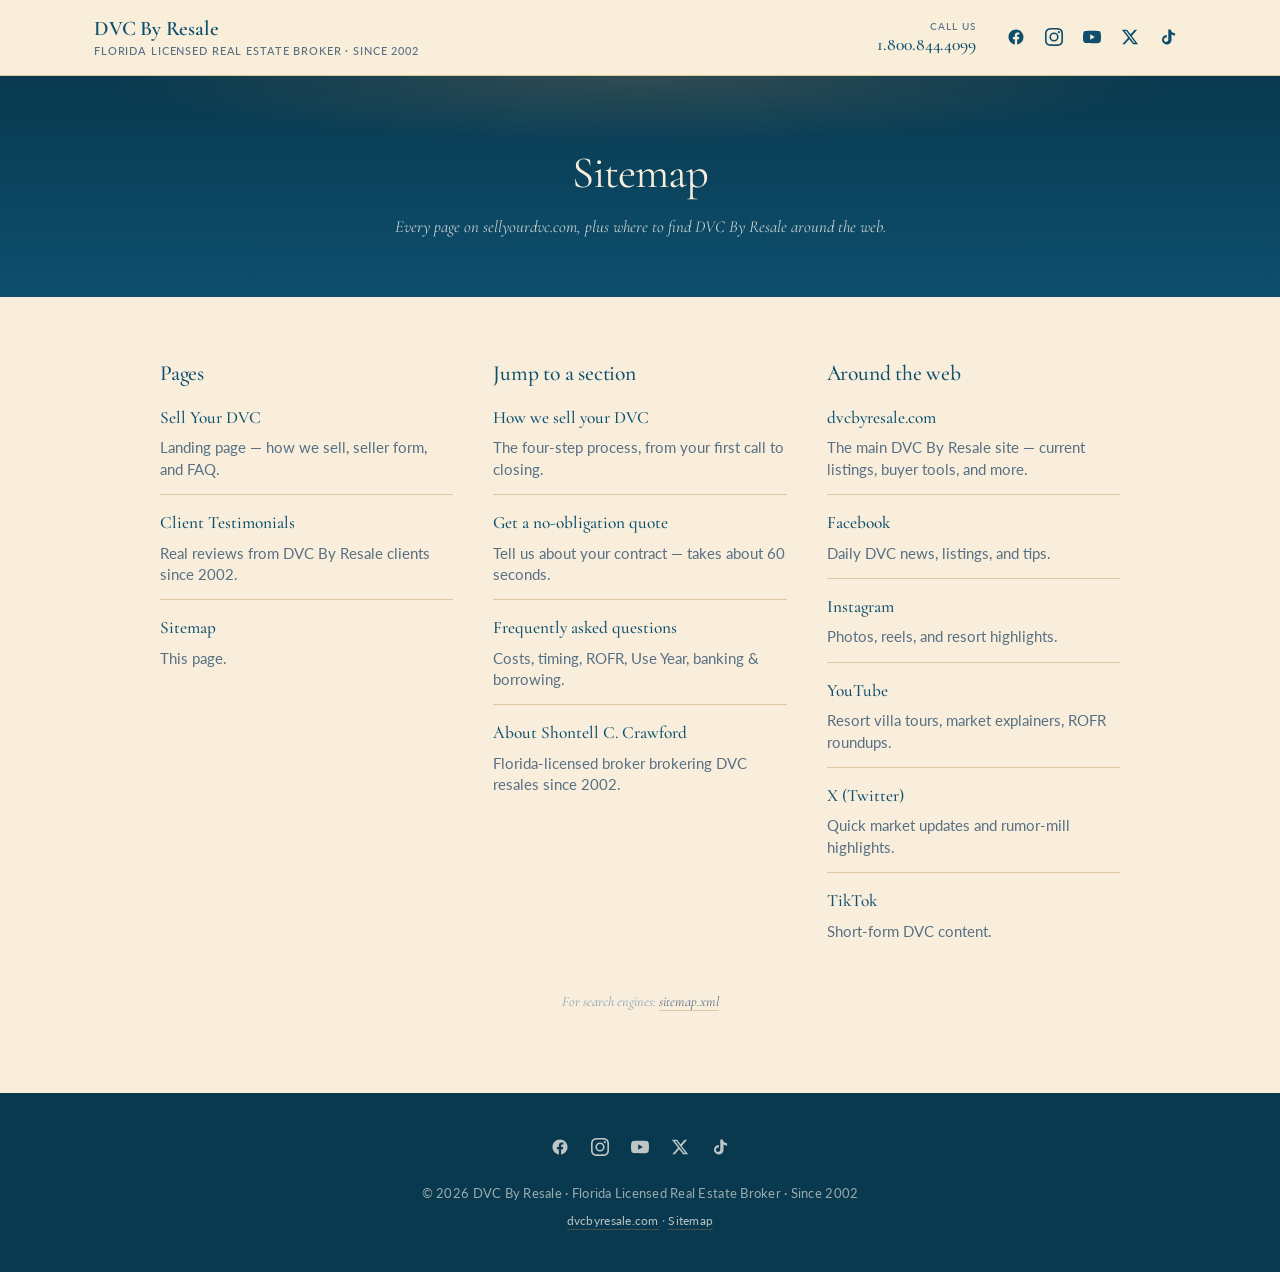
<file: sitemap.html>
<!DOCTYPE html>
<html lang="en">
<head>
  <meta charset="UTF-8">
  <meta name="viewport" content="width=device-width, initial-scale=1.0">
  <title>Sitemap | DVC By Resale</title>
  <meta name="description" content="Site index for sellyourdvc.com — every page and section, plus where to find DVC By Resale around the web.">
  <meta name="robots" content="index, follow">

  <link rel="canonical" href="https://sellyourdvc.com/sitemap.html">

  <link rel="icon" href="/favicon.ico" sizes="any">
  <link rel="shortcut icon" href="/favicon.ico">

  <link rel="preconnect" href="https://fonts.googleapis.com">
  <link rel="preconnect" href="https://fonts.gstatic.com" crossorigin>
  <link href="https://fonts.googleapis.com/css2?family=Fraunces:ital,opsz,wght@0,9..144,400;0,9..144,500;0,9..144,600;0,9..144,700;1,9..144,400;1,9..144,500&family=Manrope:wght@400;500;600;700&family=Arimo:ital,wght@0,400;0,500;0,700;1,400;1,700&family=Cormorant+Garamond:ital,wght@0,400;0,500;0,600;0,700;1,400;1,500&family=Lato:wght@400;700&family=Inter:wght@400;500;600;700&family=DM+Serif+Display:ital@0;1&family=DM+Sans:wght@400;500;700&display=swap" rel="stylesheet">

  <link rel="stylesheet" href="style.css">

  <!-- Google tag (gtag.js) -->
  <script async src="https://www.googletagmanager.com/gtag/js?id=G-D690ZYYNJ2"></script>
  <script>
    window.dataLayer = window.dataLayer || [];
    function gtag(){dataLayer.push(arguments);}
    gtag('js', new Date());
    gtag('config', 'G-D690ZYYNJ2');
  </script>

  <!-- Meta Pixel Code -->
  <script>
    !function(f,b,e,v,n,t,s)
    {if(f.fbq)return;n=f.fbq=function(){n.callMethod?
    n.callMethod.apply(n,arguments):n.queue.push(arguments)};
    if(!f._fbq)f._fbq=n;n.push=n;n.loaded=!0;n.version='2.0';
    n.queue=[];t=b.createElement(e);t.async=!0;
    t.src=v;s=b.getElementsByTagName(e)[0];
    s.parentNode.insertBefore(t,s)}(window, document,'script',
    'https://connect.facebook.net/en_US/fbevents.js');
    fbq('init', '1318381687064371');
    fbq('track', 'PageView');
  </script>
  <noscript><img height="1" width="1" style="display:none"
    src="https://www.facebook.com/tr?id=1318381687064371&ev=PageView&noscript=1"
  /></noscript>
  <!-- End Meta Pixel Code -->
</head>
<body class="theme-c">

  <header class="site-header">
    <div class="container header-inner">
      <a href="index.html" class="brand">
        <span class="brand-name">DVC By Resale</span>
        <span class="brand-tag">Florida Licensed Real Estate Broker &middot; Since 2002</span>
      </a>
      <div class="header-right">
        <a href="tel:18008444099" class="header-phone" data-event="phone_click" data-location="sitemap_header">
          <span class="phone-label">Call us</span>
          <span class="phone-number">1.800.844.4099</span>
        </a>
        <ul class="social-links" aria-label="DVC By Resale on social media">
          <li><a href="https://facebook.com/dvcbyresale" target="_blank" rel="noopener" aria-label="Facebook">
            <svg viewBox="0 0 24 24" aria-hidden="true" focusable="false"><path d="M22 12.06C22 6.5 17.52 2 12 2S2 6.5 2 12.06c0 5.02 3.66 9.18 8.44 9.94v-7.03H7.9v-2.91h2.54V9.85c0-2.51 1.49-3.89 3.77-3.89 1.09 0 2.24.19 2.24.19v2.47h-1.26c-1.24 0-1.63.77-1.63 1.56v1.88h2.78l-.45 2.91h-2.33V22c4.78-.76 8.44-4.92 8.44-9.94z"/></svg>
          </a></li>
          <li><a href="https://instagram.com/dvcbyresale" target="_blank" rel="noopener" aria-label="Instagram">
            <svg viewBox="0 0 24 24" aria-hidden="true" focusable="false"><path d="M12 2.16c3.2 0 3.58.01 4.85.07 1.17.05 1.81.25 2.23.41.56.22.96.48 1.38.9.42.42.68.82.9 1.38.16.42.36 1.06.41 2.23.06 1.27.07 1.65.07 4.85s-.01 3.58-.07 4.85c-.05 1.17-.25 1.81-.41 2.23-.22.56-.48.96-.9 1.38-.42.42-.82.68-1.38.9-.42.16-1.06.36-2.23.41-1.27.06-1.65.07-4.85.07s-3.58-.01-4.85-.07c-1.17-.05-1.81-.25-2.23-.41-.56-.22-.96-.48-1.38-.9-.42-.42-.68-.82-.9-1.38-.16-.42-.36-1.06-.41-2.23C2.17 15.58 2.16 15.2 2.16 12s.01-3.58.07-4.85c.05-1.17.25-1.81.41-2.23.22-.56.48-.96.9-1.38.42-.42.82-.68 1.38-.9.42-.16 1.06-.36 2.23-.41C8.42 2.17 8.8 2.16 12 2.16zM12 0C8.74 0 8.33.01 7.05.07 5.78.13 4.9.33 4.14.63c-.79.31-1.46.72-2.13 1.39C1.34 2.69.93 3.36.62 4.14.32 4.9.12 5.78.06 7.05.01 8.33 0 8.74 0 12s.01 3.67.07 4.95c.06 1.27.26 2.15.56 2.91.31.79.72 1.46 1.39 2.13.67.67 1.34 1.08 2.13 1.39.76.3 1.64.5 2.91.56C8.33 23.99 8.74 24 12 24s3.67-.01 4.95-.07c1.27-.06 2.15-.26 2.91-.56.79-.31 1.46-.72 2.13-1.39.67-.67 1.08-1.34 1.39-2.13.3-.76.5-1.64.56-2.91.06-1.28.07-1.69.07-4.95s-.01-3.67-.07-4.95c-.06-1.27-.26-2.15-.56-2.91-.31-.79-.72-1.46-1.39-2.13-.67-.67-1.34-1.08-2.13-1.39-.76-.3-1.64-.5-2.91-.56C15.67.01 15.26 0 12 0z"/><path d="M12 5.84a6.16 6.16 0 1 0 0 12.32 6.16 6.16 0 0 0 0-12.32zm0 10.16a4 4 0 1 1 0-8 4 4 0 0 1 0 8z"/><circle cx="18.41" cy="5.59" r="1.44"/></svg>
          </a></li>
          <li><a href="https://youtube.com/@dvcbyresale" target="_blank" rel="noopener" aria-label="YouTube">
            <svg viewBox="0 0 24 24" aria-hidden="true" focusable="false"><path d="M23.5 6.2c-.3-1.1-1.1-1.9-2.2-2.2C19.3 3.5 12 3.5 12 3.5s-7.3 0-9.3.5C1.6 4.3.8 5.1.5 6.2 0 8.2 0 12 0 12s0 3.8.5 5.8c.3 1.1 1.1 1.9 2.2 2.2 2 .5 9.3.5 9.3.5s7.3 0 9.3-.5c1.1-.3 1.9-1.1 2.2-2.2.5-2 .5-5.8.5-5.8s0-3.8-.5-5.8zM9.6 15.6V8.4l6.2 3.6-6.2 3.6z"/></svg>
          </a></li>
          <li><a href="https://x.com/dvcbyresale" target="_blank" rel="noopener" aria-label="X (formerly Twitter)">
            <svg viewBox="0 0 24 24" aria-hidden="true" focusable="false"><path d="M18.244 2.25h3.308l-7.227 8.26 8.502 11.24H16.17l-5.214-6.817L4.99 21.75H1.68l7.73-8.835L1.254 2.25H8.08l4.713 6.231zm-1.161 17.52h1.833L7.084 4.126H5.117z"/></svg>
          </a></li>
          <li><a href="https://www.tiktok.com/@dvcbyresale" target="_blank" rel="noopener" aria-label="TikTok">
            <svg viewBox="0 0 24 24" aria-hidden="true" focusable="false"><path d="M19.59 6.69a4.83 4.83 0 0 1-3.77-4.25V2h-3.45v13.67a2.89 2.89 0 0 1-5.2 1.74 2.89 2.89 0 0 1 2.31-4.64 2.93 2.93 0 0 1 .88.13V9.4a6.84 6.84 0 0 0-1-.05A6.33 6.33 0 0 0 5.8 20.1a6.34 6.34 0 0 0 10.86-4.43v-7a8.16 8.16 0 0 0 4.77 1.52v-3.4a4.85 4.85 0 0 1-1.84-.1z"/></svg>
          </a></li>
        </ul>
      </div>
    </div>
  </header>

  <main>

    <section class="page-hero">
      <div class="container">
        <h1>Sitemap</h1>
        <p>Every page on sellyourdvc.com, plus where to find DVC By Resale around the web.</p>
      </div>
    </section>

    <section class="sitemap-section-wrap">
      <div class="container">
        <div class="sitemap-grid">

          <div class="sitemap-section">
            <h2>Pages</h2>
            <ul class="sitemap-list">
              <li>
                <a href="index.html">Sell Your DVC</a>
                <span class="sitemap-desc">Landing page &mdash; how we sell, seller form, and FAQ.</span>
              </li>
              <li>
                <a href="testimonials.html">Client Testimonials</a>
                <span class="sitemap-desc">Real reviews from DVC By Resale clients since 2002.</span>
              </li>
              <li>
                <a href="sitemap.html">Sitemap</a>
                <span class="sitemap-desc">This page.</span>
              </li>
            </ul>
          </div>

          <div class="sitemap-section">
            <h2>Jump to a section</h2>
            <ul class="sitemap-list">
              <li>
                <a href="index.html#how-it-works">How we sell your DVC</a>
                <span class="sitemap-desc">The four-step process, from your first call to closing.</span>
              </li>
              <li>
                <a href="index.html#form">Get a no-obligation quote</a>
                <span class="sitemap-desc">Tell us about your contract &mdash; takes about 60 seconds.</span>
              </li>
              <li>
                <a href="index.html#faq">Frequently asked questions</a>
                <span class="sitemap-desc">Costs, timing, ROFR, Use Year, banking &amp; borrowing.</span>
              </li>
              <li>
                <a href="index.html#about">About Shontell C. Crawford</a>
                <span class="sitemap-desc">Florida-licensed broker brokering DVC resales since 2002.</span>
              </li>
            </ul>
          </div>

          <div class="sitemap-section">
            <h2>Around the web</h2>
            <ul class="sitemap-list">
              <li>
                <a href="https://www.dvcbyresale.com" rel="noopener">dvcbyresale.com</a>
                <span class="sitemap-desc">The main DVC By Resale site &mdash; current listings, buyer tools, and more.</span>
              </li>
              <li>
                <a href="https://facebook.com/dvcbyresale" target="_blank" rel="noopener">Facebook</a>
                <span class="sitemap-desc">Daily DVC news, listings, and tips.</span>
              </li>
              <li>
                <a href="https://instagram.com/dvcbyresale" target="_blank" rel="noopener">Instagram</a>
                <span class="sitemap-desc">Photos, reels, and resort highlights.</span>
              </li>
              <li>
                <a href="https://youtube.com/@dvcbyresale" target="_blank" rel="noopener">YouTube</a>
                <span class="sitemap-desc">Resort villa tours, market explainers, ROFR roundups.</span>
              </li>
              <li>
                <a href="https://x.com/dvcbyresale" target="_blank" rel="noopener">X (Twitter)</a>
                <span class="sitemap-desc">Quick market updates and rumor-mill highlights.</span>
              </li>
              <li>
                <a href="https://www.tiktok.com/@dvcbyresale" target="_blank" rel="noopener">TikTok</a>
                <span class="sitemap-desc">Short-form DVC content.</span>
              </li>
            </ul>
          </div>

        </div>

        <p class="sitemap-machine-note">For search engines: <a href="sitemap.xml">sitemap.xml</a></p>

      </div>
    </section>

  </main>

  <footer class="site-footer">
    <div class="container">
      <ul class="social-links" aria-label="DVC By Resale on social media">
        <li><a href="https://facebook.com/dvcbyresale" target="_blank" rel="noopener" aria-label="Facebook">
          <svg viewBox="0 0 24 24" aria-hidden="true" focusable="false"><path d="M22 12.06C22 6.5 17.52 2 12 2S2 6.5 2 12.06c0 5.02 3.66 9.18 8.44 9.94v-7.03H7.9v-2.91h2.54V9.85c0-2.51 1.49-3.89 3.77-3.89 1.09 0 2.24.19 2.24.19v2.47h-1.26c-1.24 0-1.63.77-1.63 1.56v1.88h2.78l-.45 2.91h-2.33V22c4.78-.76 8.44-4.92 8.44-9.94z"/></svg>
        </a></li>
        <li><a href="https://instagram.com/dvcbyresale" target="_blank" rel="noopener" aria-label="Instagram">
          <svg viewBox="0 0 24 24" aria-hidden="true" focusable="false"><path d="M12 2.16c3.2 0 3.58.01 4.85.07 1.17.05 1.81.25 2.23.41.56.22.96.48 1.38.9.42.42.68.82.9 1.38.16.42.36 1.06.41 2.23.06 1.27.07 1.65.07 4.85s-.01 3.58-.07 4.85c-.05 1.17-.25 1.81-.41 2.23-.22.56-.48.96-.9 1.38-.42.42-.82.68-1.38.9-.42.16-1.06.36-2.23.41-1.27.06-1.65.07-4.85.07s-3.58-.01-4.85-.07c-1.17-.05-1.81-.25-2.23-.41-.56-.22-.96-.48-1.38-.9-.42-.42-.68-.82-.9-1.38-.16-.42-.36-1.06-.41-2.23C2.17 15.58 2.16 15.2 2.16 12s.01-3.58.07-4.85c.05-1.17.25-1.81.41-2.23.22-.56.48-.96.9-1.38.42-.42.82-.68 1.38-.9.42-.16 1.06-.36 2.23-.41C8.42 2.17 8.8 2.16 12 2.16zM12 0C8.74 0 8.33.01 7.05.07 5.78.13 4.9.33 4.14.63c-.79.31-1.46.72-2.13 1.39C1.34 2.69.93 3.36.62 4.14.32 4.9.12 5.78.06 7.05.01 8.33 0 8.74 0 12s.01 3.67.07 4.95c.06 1.27.26 2.15.56 2.91.31.79.72 1.46 1.39 2.13.67.67 1.34 1.08 2.13 1.39.76.3 1.64.5 2.91.56C8.33 23.99 8.74 24 12 24s3.67-.01 4.95-.07c1.27-.06 2.15-.26 2.91-.56.79-.31 1.46-.72 2.13-1.39.67-.67 1.08-1.34 1.39-2.13.3-.76.5-1.64.56-2.91.06-1.28.07-1.69.07-4.95s-.01-3.67-.07-4.95c-.06-1.27-.26-2.15-.56-2.91-.31-.79-.72-1.46-1.39-2.13-.67-.67-1.34-1.08-2.13-1.39-.76-.3-1.64-.5-2.91-.56C15.67.01 15.26 0 12 0z"/><path d="M12 5.84a6.16 6.16 0 1 0 0 12.32 6.16 6.16 0 0 0 0-12.32zm0 10.16a4 4 0 1 1 0-8 4 4 0 0 1 0 8z"/><circle cx="18.41" cy="5.59" r="1.44"/></svg>
        </a></li>
        <li><a href="https://youtube.com/@dvcbyresale" target="_blank" rel="noopener" aria-label="YouTube">
          <svg viewBox="0 0 24 24" aria-hidden="true" focusable="false"><path d="M23.5 6.2c-.3-1.1-1.1-1.9-2.2-2.2C19.3 3.5 12 3.5 12 3.5s-7.3 0-9.3.5C1.6 4.3.8 5.1.5 6.2 0 8.2 0 12 0 12s0 3.8.5 5.8c.3 1.1 1.1 1.9 2.2 2.2 2 .5 9.3.5 9.3.5s7.3 0 9.3-.5c1.1-.3 1.9-1.1 2.2-2.2.5-2 .5-5.8.5-5.8s0-3.8-.5-5.8zM9.6 15.6V8.4l6.2 3.6-6.2 3.6z"/></svg>
        </a></li>
        <li><a href="https://x.com/dvcbyresale" target="_blank" rel="noopener" aria-label="X (formerly Twitter)">
          <svg viewBox="0 0 24 24" aria-hidden="true" focusable="false"><path d="M18.244 2.25h3.308l-7.227 8.26 8.502 11.24H16.17l-5.214-6.817L4.99 21.75H1.68l7.73-8.835L1.254 2.25H8.08l4.713 6.231zm-1.161 17.52h1.833L7.084 4.126H5.117z"/></svg>
        </a></li>
        <li><a href="https://www.tiktok.com/@dvcbyresale" target="_blank" rel="noopener" aria-label="TikTok">
          <svg viewBox="0 0 24 24" aria-hidden="true" focusable="false"><path d="M19.59 6.69a4.83 4.83 0 0 1-3.77-4.25V2h-3.45v13.67a2.89 2.89 0 0 1-5.2 1.74 2.89 2.89 0 0 1 2.31-4.64 2.93 2.93 0 0 1 .88.13V9.4a6.84 6.84 0 0 0-1-.05A6.33 6.33 0 0 0 5.8 20.1a6.34 6.34 0 0 0 10.86-4.43v-7a8.16 8.16 0 0 0 4.77 1.52v-3.4a4.85 4.85 0 0 1-1.84-.1z"/></svg>
        </a></li>
      </ul>
      <p>&copy; <span id="year">2026</span> DVC By Resale &middot; Florida Licensed Real Estate Broker &middot; Since 2002</p>
      <p class="footer-small"><a href="https://www.dvcbyresale.com" rel="noopener">dvcbyresale.com</a> &middot; <a href="sitemap.html">Sitemap</a></p>
    </div>
  </footer>

  <script src="script.js"></script>
</body>
</html>
</file>
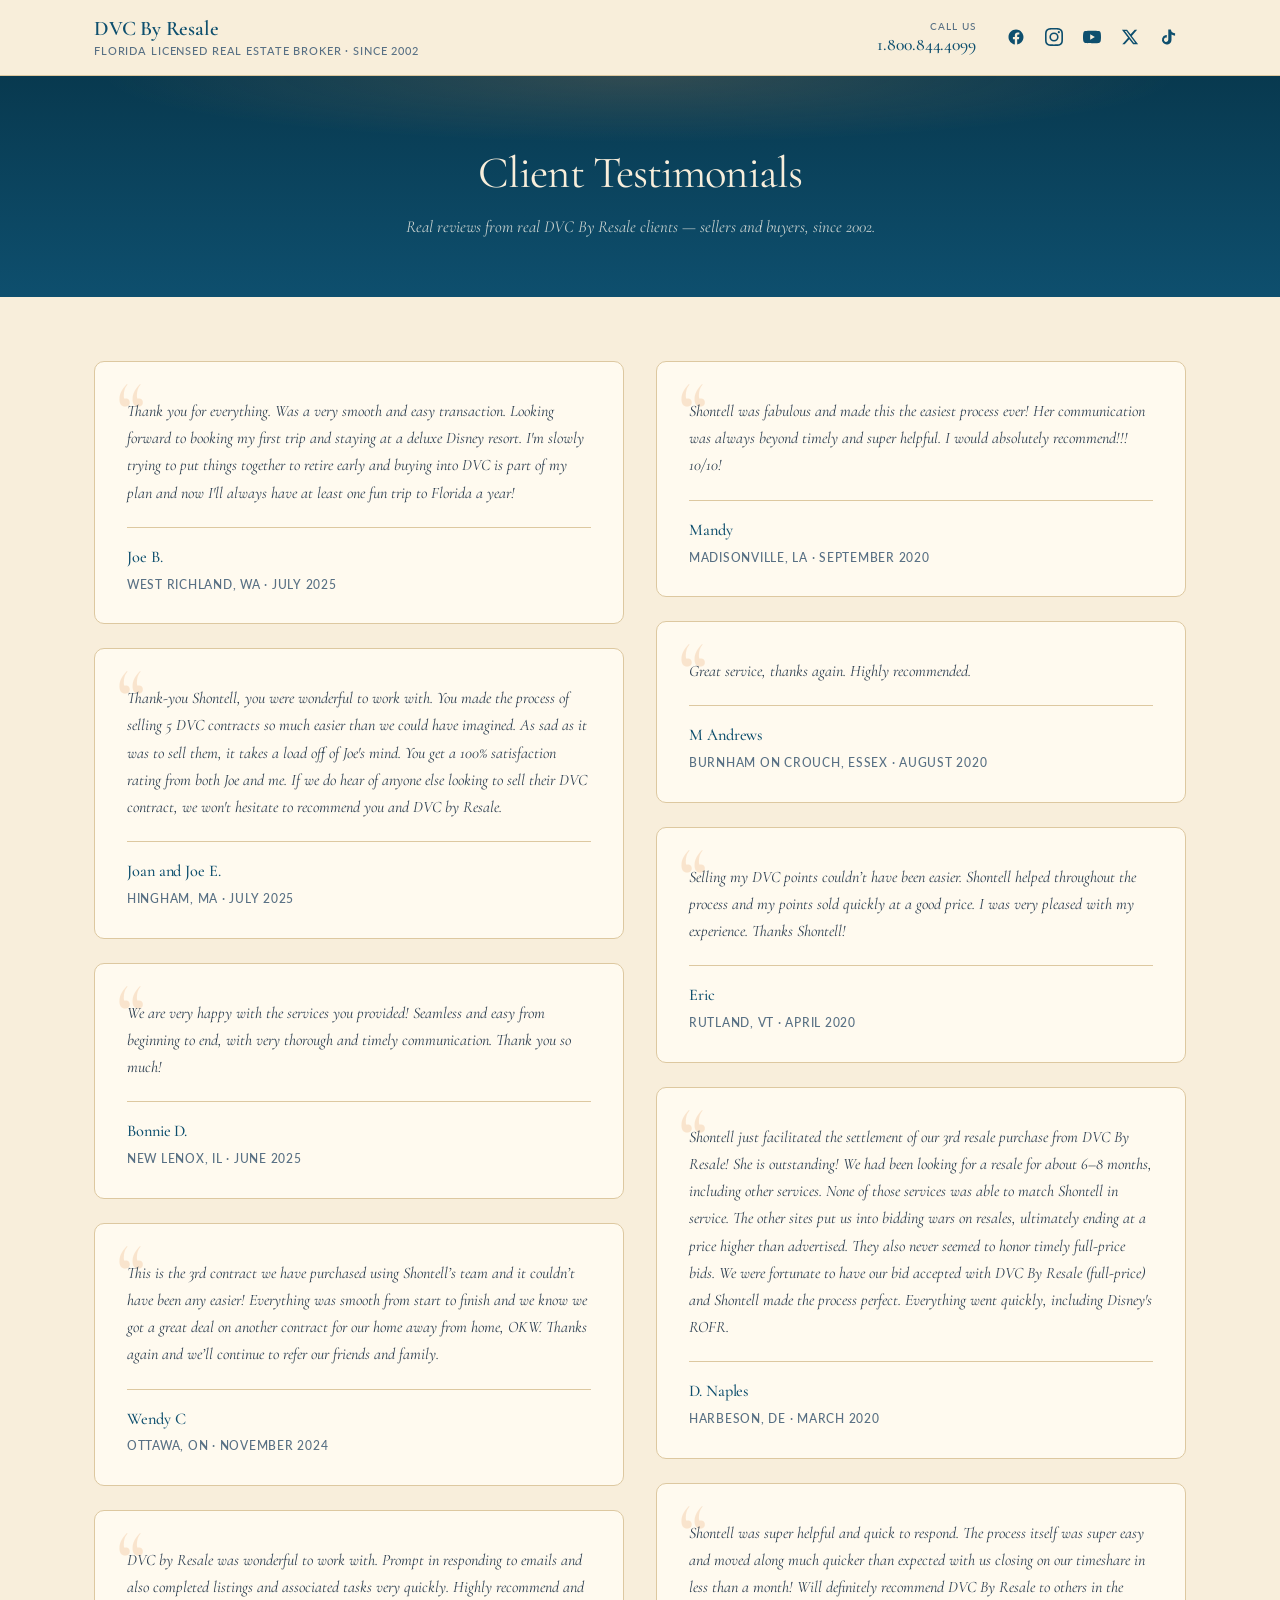
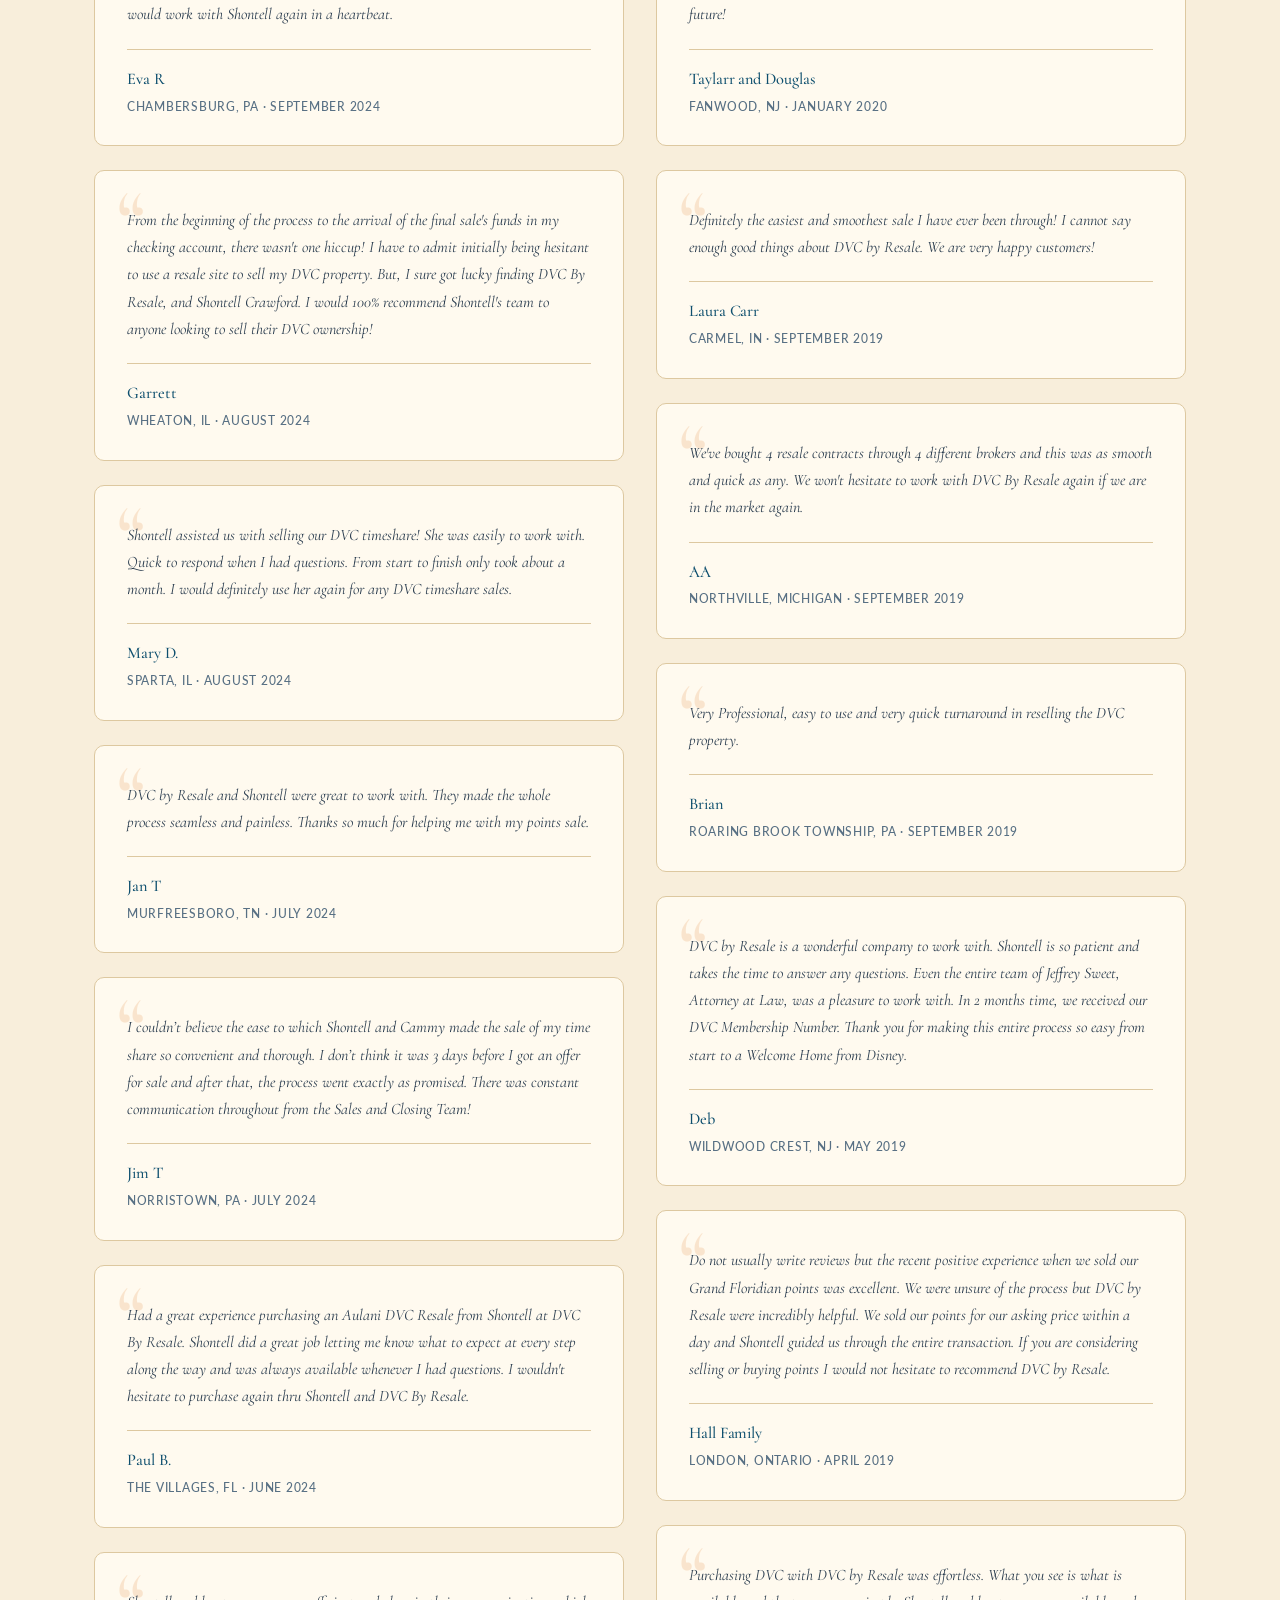
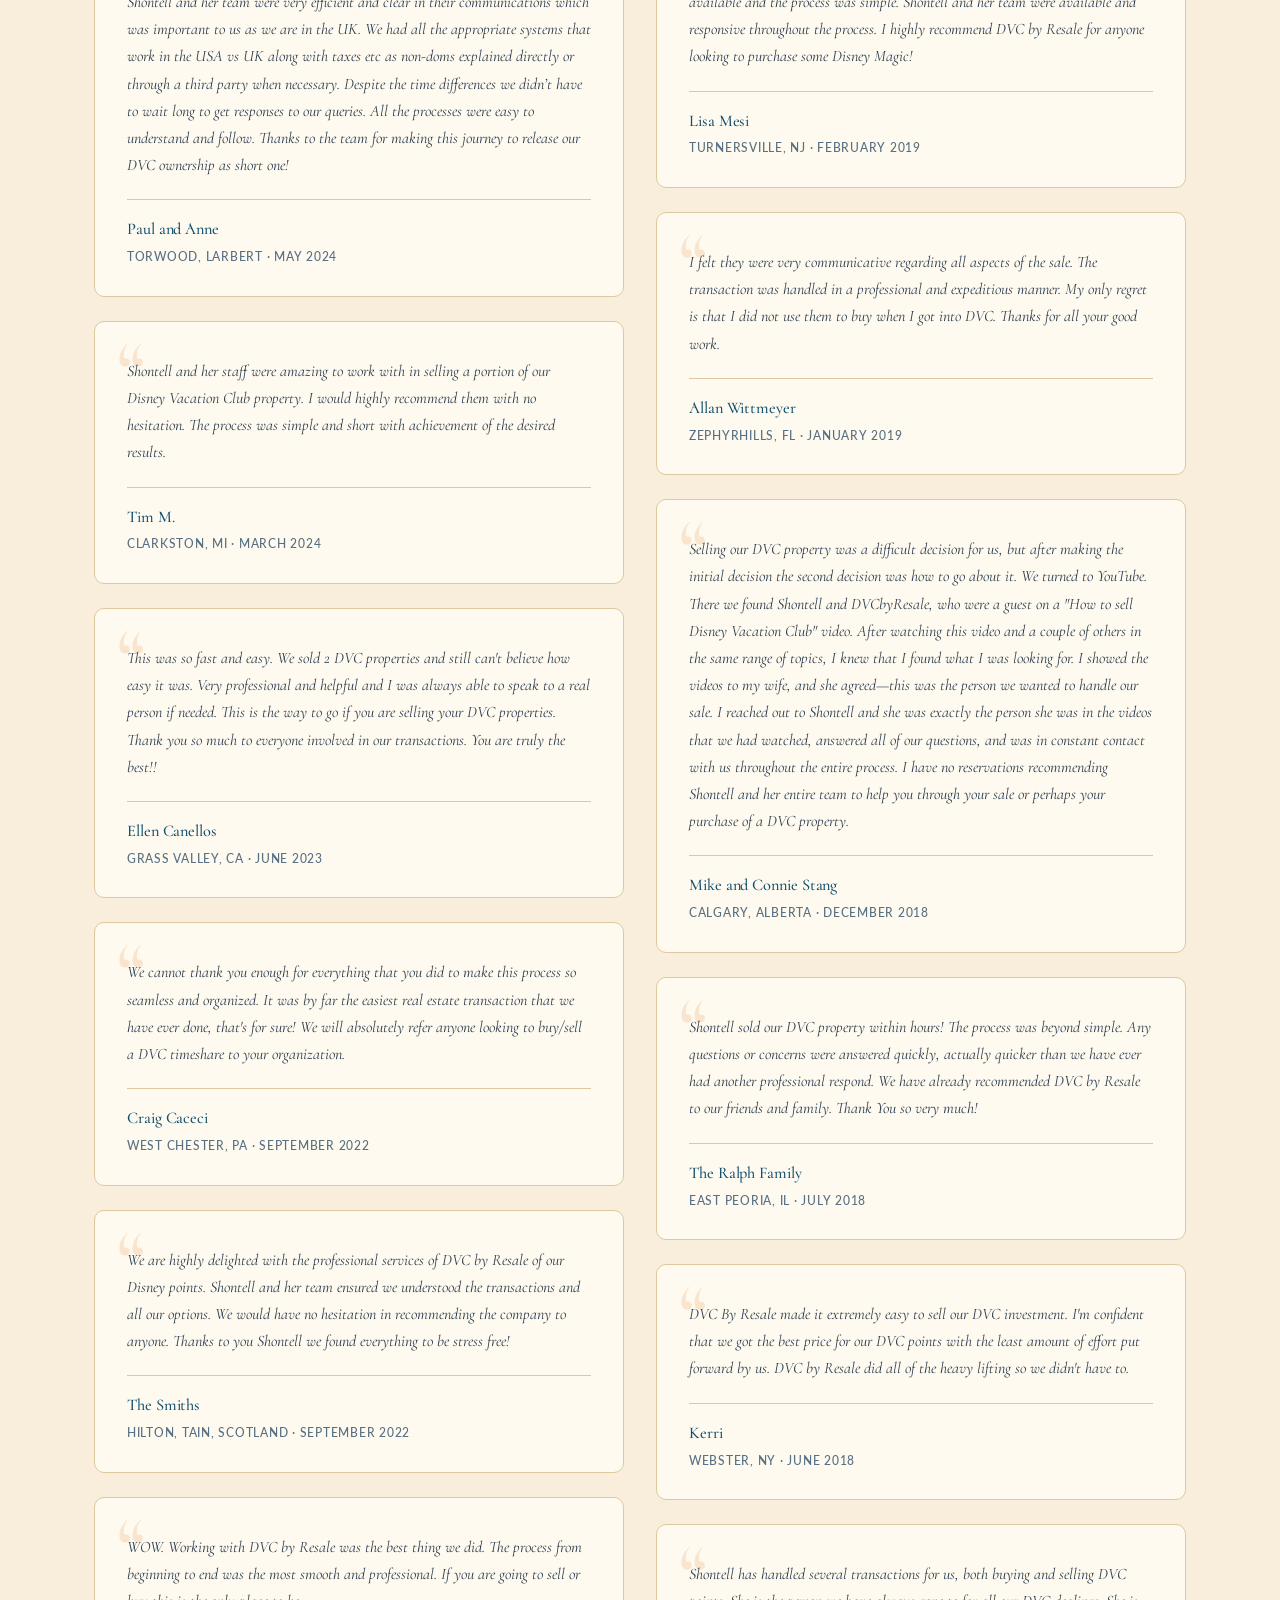
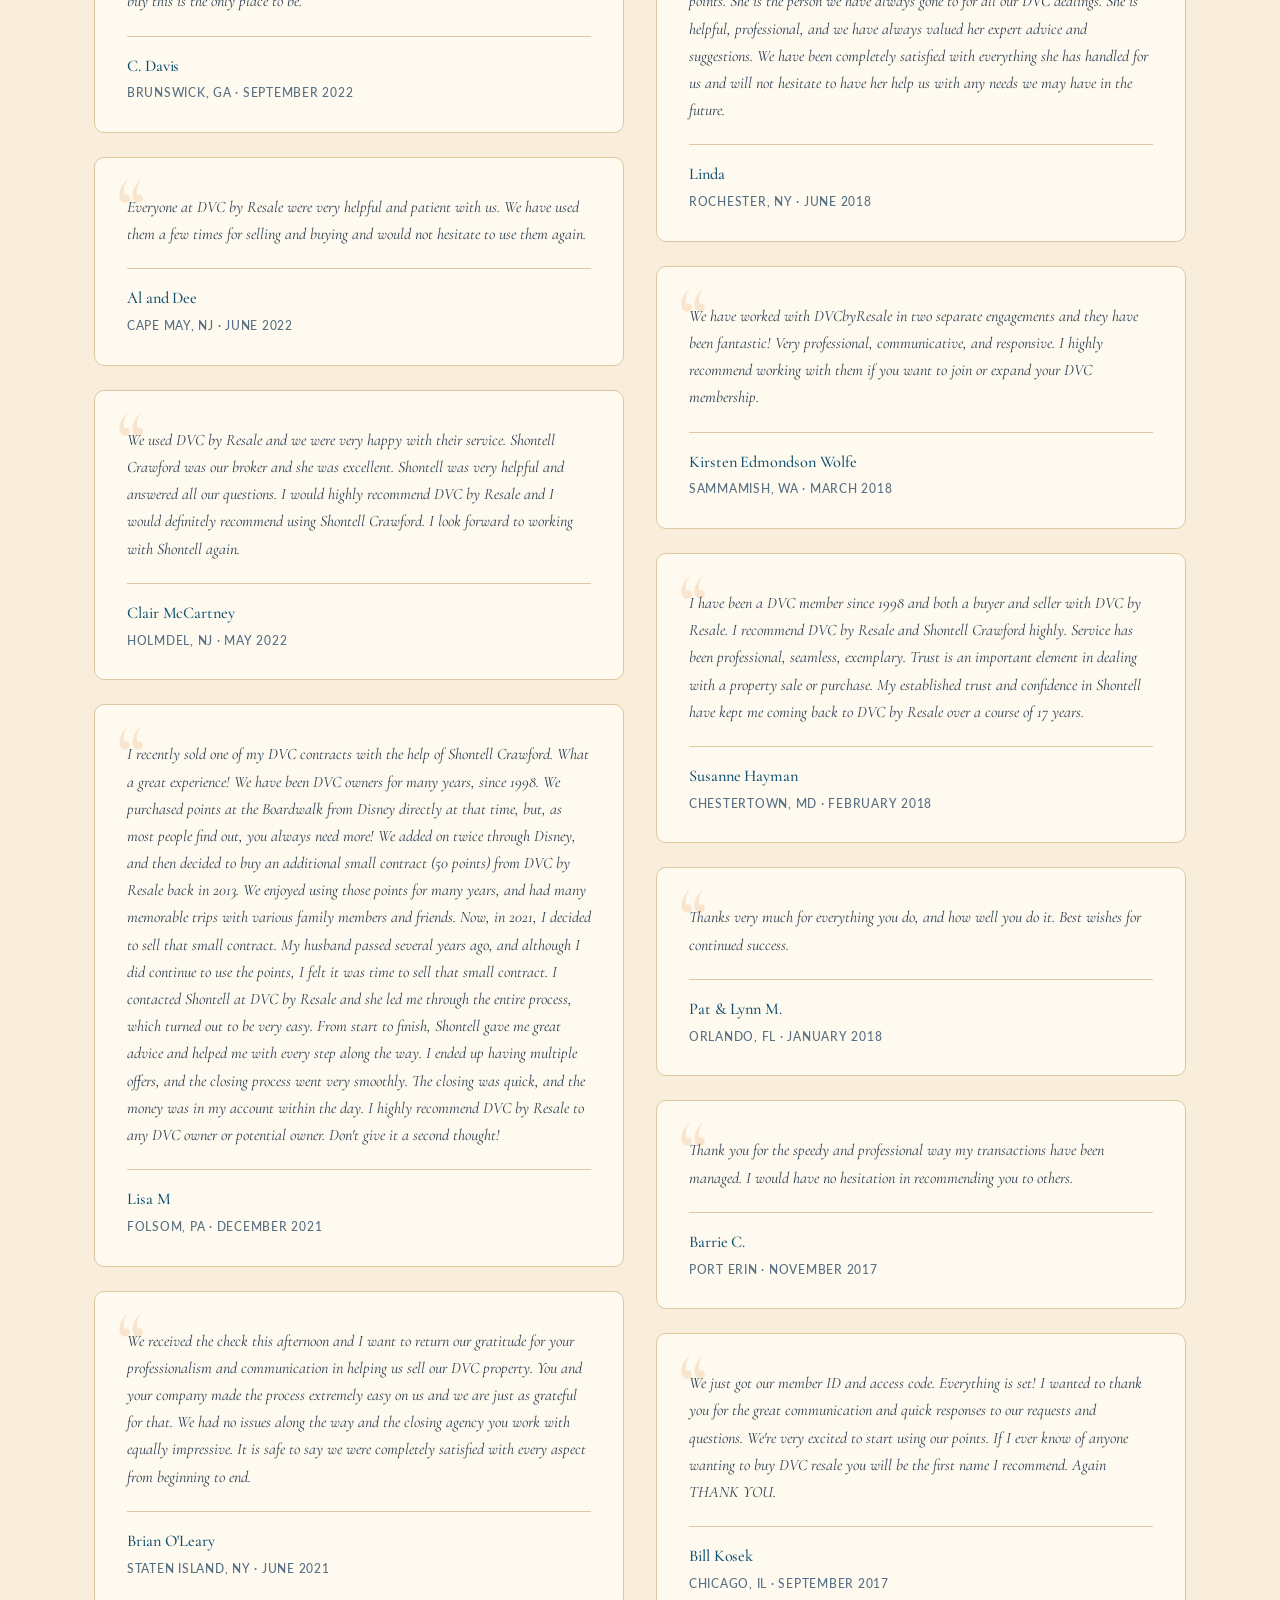
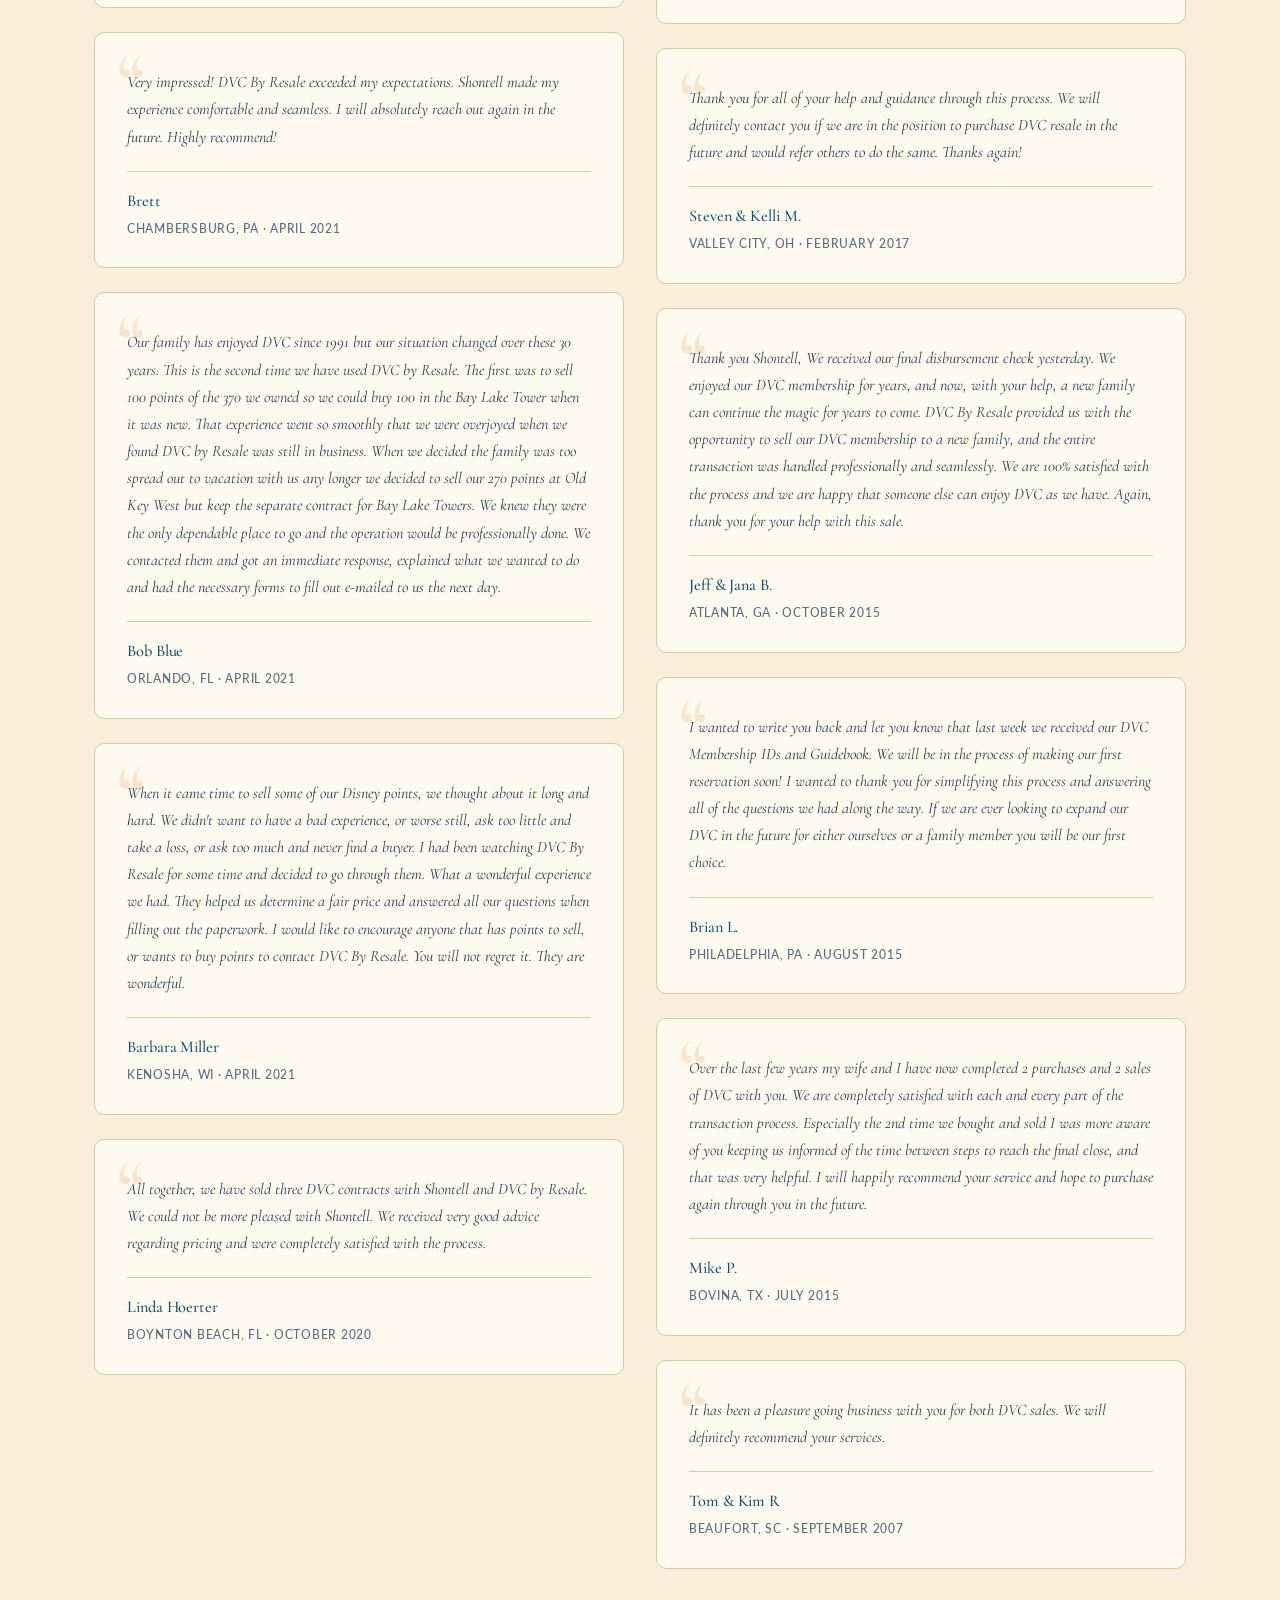
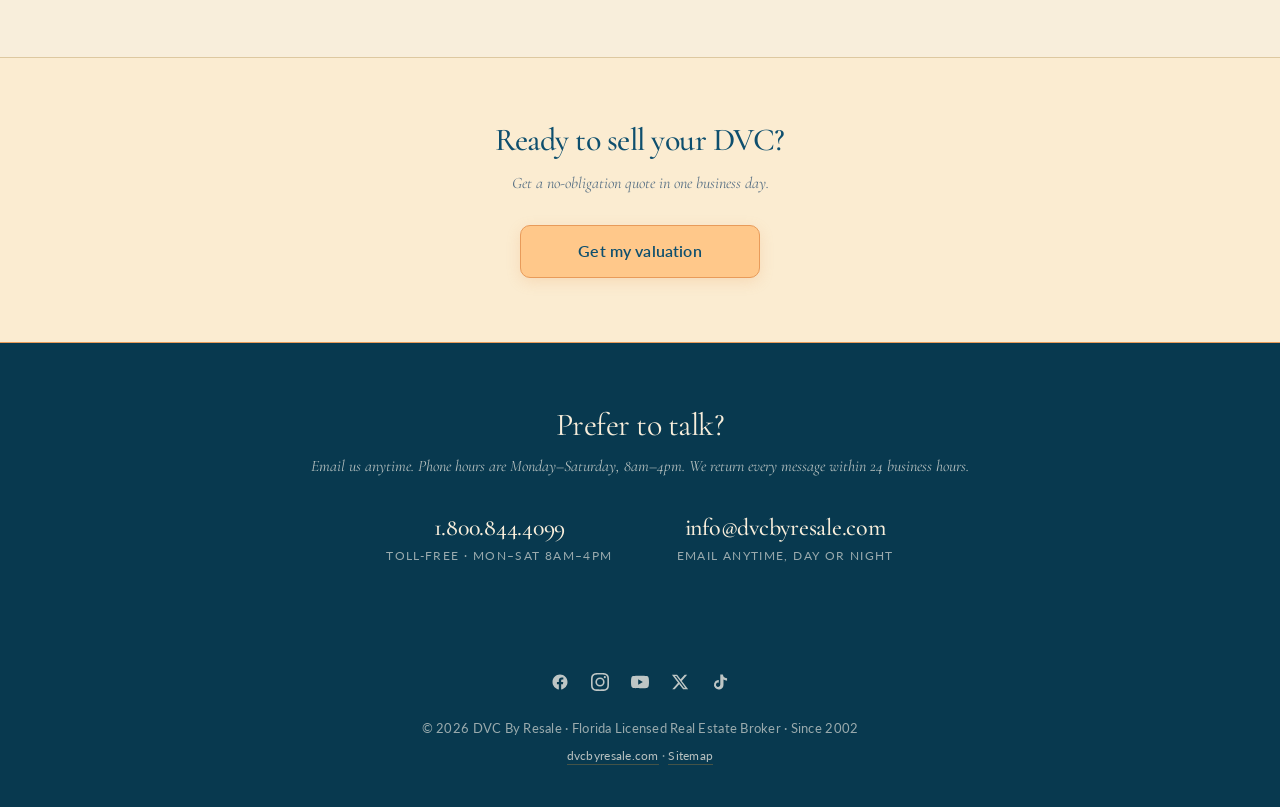
<file: testimonials.html>
<!DOCTYPE html>
<html lang="en">
<head>
  <meta charset="UTF-8">
  <meta name="viewport" content="width=device-width, initial-scale=1.0">
  <title>Client Testimonials | DVC By Resale</title>
  <meta name="description" content="Read real client testimonials for DVC By Resale, Florida's trusted Disney Vacation Club resale broker since 2002.">
  <meta name="robots" content="index, follow">

  <link rel="canonical" href="https://sellyourdvc.com/testimonials.html">

  <link rel="icon" href="/favicon.ico" sizes="any">
  <link rel="shortcut icon" href="/favicon.ico">

  <meta property="og:title" content="Client Testimonials | DVC By Resale">
  <meta property="og:description" content="Real reviews from real DVC By Resale clients — sellers and buyers, since 2002.">
  <meta property="og:type" content="website">
  <meta property="og:url" content="https://sellyourdvc.com/testimonials.html">

  <link rel="preconnect" href="https://fonts.googleapis.com">
  <link rel="preconnect" href="https://fonts.gstatic.com" crossorigin>
  <link href="https://fonts.googleapis.com/css2?family=Fraunces:ital,opsz,wght@0,9..144,400;0,9..144,500;0,9..144,600;0,9..144,700;1,9..144,400;1,9..144,500&family=Manrope:wght@400;500;600;700&family=Arimo:ital,wght@0,400;0,500;0,700;1,400;1,700&family=Cormorant+Garamond:ital,wght@0,400;0,500;0,600;0,700;1,400;1,500&family=Lato:wght@400;700&family=Inter:wght@400;500;600;700&family=DM+Serif+Display:ital@0;1&family=DM+Sans:wght@400;500;700&display=swap" rel="stylesheet">

  <link rel="stylesheet" href="style.css">

  <!-- Google tag (gtag.js) -->
  <script async src="https://www.googletagmanager.com/gtag/js?id=G-D690ZYYNJ2"></script>
  <script>
    window.dataLayer = window.dataLayer || [];
    function gtag(){dataLayer.push(arguments);}
    gtag('js', new Date());
    gtag('config', 'G-D690ZYYNJ2');
  </script>

  <!-- Meta Pixel Code -->
  <script>
    !function(f,b,e,v,n,t,s)
    {if(f.fbq)return;n=f.fbq=function(){n.callMethod?
    n.callMethod.apply(n,arguments):n.queue.push(arguments)};
    if(!f._fbq)f._fbq=n;n.push=n;n.loaded=!0;n.version='2.0';
    n.queue=[];t=b.createElement(e);t.async=!0;
    t.src=v;s=b.getElementsByTagName(e)[0];
    s.parentNode.insertBefore(t,s)}(window, document,'script',
    'https://connect.facebook.net/en_US/fbevents.js');
    fbq('init', '1318381687064371');
    fbq('track', 'PageView');
  </script>
  <noscript><img height="1" width="1" style="display:none"
    src="https://www.facebook.com/tr?id=1318381687064371&ev=PageView&noscript=1"
  /></noscript>
  <!-- End Meta Pixel Code -->
</head>
<body class="theme-c">

  <header class="site-header">
    <div class="container header-inner">
      <a href="index.html" class="brand">
        <span class="brand-name">DVC By Resale</span>
        <span class="brand-tag">Florida Licensed Real Estate Broker &middot; Since 2002</span>
      </a>
      <div class="header-right">
        <a href="tel:18008444099" class="header-phone" data-event="phone_click" data-location="testimonials_header">
          <span class="phone-label">Call us</span>
          <span class="phone-number">1.800.844.4099</span>
        </a>
        <ul class="social-links" aria-label="DVC By Resale on social media">
          <li><a href="https://facebook.com/dvcbyresale" target="_blank" rel="noopener" aria-label="Facebook">
            <svg viewBox="0 0 24 24" aria-hidden="true" focusable="false"><path d="M22 12.06C22 6.5 17.52 2 12 2S2 6.5 2 12.06c0 5.02 3.66 9.18 8.44 9.94v-7.03H7.9v-2.91h2.54V9.85c0-2.51 1.49-3.89 3.77-3.89 1.09 0 2.24.19 2.24.19v2.47h-1.26c-1.24 0-1.63.77-1.63 1.56v1.88h2.78l-.45 2.91h-2.33V22c4.78-.76 8.44-4.92 8.44-9.94z"/></svg>
          </a></li>
          <li><a href="https://instagram.com/dvcbyresale" target="_blank" rel="noopener" aria-label="Instagram">
            <svg viewBox="0 0 24 24" aria-hidden="true" focusable="false"><path d="M12 2.16c3.2 0 3.58.01 4.85.07 1.17.05 1.81.25 2.23.41.56.22.96.48 1.38.9.42.42.68.82.9 1.38.16.42.36 1.06.41 2.23.06 1.27.07 1.65.07 4.85s-.01 3.58-.07 4.85c-.05 1.17-.25 1.81-.41 2.23-.22.56-.48.96-.9 1.38-.42.42-.82.68-1.38.9-.42.16-1.06.36-2.23.41-1.27.06-1.65.07-4.85.07s-3.58-.01-4.85-.07c-1.17-.05-1.81-.25-2.23-.41-.56-.22-.96-.48-1.38-.9-.42-.42-.68-.82-.9-1.38-.16-.42-.36-1.06-.41-2.23C2.17 15.58 2.16 15.2 2.16 12s.01-3.58.07-4.85c.05-1.17.25-1.81.41-2.23.22-.56.48-.96.9-1.38.42-.42.82-.68 1.38-.9.42-.16 1.06-.36 2.23-.41C8.42 2.17 8.8 2.16 12 2.16zM12 0C8.74 0 8.33.01 7.05.07 5.78.13 4.9.33 4.14.63c-.79.31-1.46.72-2.13 1.39C1.34 2.69.93 3.36.62 4.14.32 4.9.12 5.78.06 7.05.01 8.33 0 8.74 0 12s.01 3.67.07 4.95c.06 1.27.26 2.15.56 2.91.31.79.72 1.46 1.39 2.13.67.67 1.34 1.08 2.13 1.39.76.3 1.64.5 2.91.56C8.33 23.99 8.74 24 12 24s3.67-.01 4.95-.07c1.27-.06 2.15-.26 2.91-.56.79-.31 1.46-.72 2.13-1.39.67-.67 1.08-1.34 1.39-2.13.3-.76.5-1.64.56-2.91.06-1.28.07-1.69.07-4.95s-.01-3.67-.07-4.95c-.06-1.27-.26-2.15-.56-2.91-.31-.79-.72-1.46-1.39-2.13-.67-.67-1.34-1.08-2.13-1.39-.76-.3-1.64-.5-2.91-.56C15.67.01 15.26 0 12 0z"/><path d="M12 5.84a6.16 6.16 0 1 0 0 12.32 6.16 6.16 0 0 0 0-12.32zm0 10.16a4 4 0 1 1 0-8 4 4 0 0 1 0 8z"/><circle cx="18.41" cy="5.59" r="1.44"/></svg>
          </a></li>
          <li><a href="https://youtube.com/@dvcbyresale" target="_blank" rel="noopener" aria-label="YouTube">
            <svg viewBox="0 0 24 24" aria-hidden="true" focusable="false"><path d="M23.5 6.2c-.3-1.1-1.1-1.9-2.2-2.2C19.3 3.5 12 3.5 12 3.5s-7.3 0-9.3.5C1.6 4.3.8 5.1.5 6.2 0 8.2 0 12 0 12s0 3.8.5 5.8c.3 1.1 1.1 1.9 2.2 2.2 2 .5 9.3.5 9.3.5s7.3 0 9.3-.5c1.1-.3 1.9-1.1 2.2-2.2.5-2 .5-5.8.5-5.8s0-3.8-.5-5.8zM9.6 15.6V8.4l6.2 3.6-6.2 3.6z"/></svg>
          </a></li>
          <li><a href="https://x.com/dvcbyresale" target="_blank" rel="noopener" aria-label="X (formerly Twitter)">
            <svg viewBox="0 0 24 24" aria-hidden="true" focusable="false"><path d="M18.244 2.25h3.308l-7.227 8.26 8.502 11.24H16.17l-5.214-6.817L4.99 21.75H1.68l7.73-8.835L1.254 2.25H8.08l4.713 6.231zm-1.161 17.52h1.833L7.084 4.126H5.117z"/></svg>
          </a></li>
          <li><a href="https://www.tiktok.com/@dvcbyresale" target="_blank" rel="noopener" aria-label="TikTok">
            <svg viewBox="0 0 24 24" aria-hidden="true" focusable="false"><path d="M19.59 6.69a4.83 4.83 0 0 1-3.77-4.25V2h-3.45v13.67a2.89 2.89 0 0 1-5.2 1.74 2.89 2.89 0 0 1 2.31-4.64 2.93 2.93 0 0 1 .88.13V9.4a6.84 6.84 0 0 0-1-.05A6.33 6.33 0 0 0 5.8 20.1a6.34 6.34 0 0 0 10.86-4.43v-7a8.16 8.16 0 0 0 4.77 1.52v-3.4a4.85 4.85 0 0 1-1.84-.1z"/></svg>
          </a></li>
        </ul>
      </div>
    </div>
  </header>

  <main>

    <section class="page-hero">
      <div class="container">
        <h1>Client Testimonials</h1>
        <p>Real reviews from real DVC By Resale clients &mdash; sellers and buyers, since 2002.</p>
      </div>
    </section>

    <section class="all-testimonials-section">
      <div class="container">
        <div class="all-testimonials">

          <blockquote class="testimonial">
            <p>Thank you for everything. Was a very smooth and easy transaction. Looking forward to booking my first trip and staying at a deluxe Disney resort. I'm slowly trying to put things together to retire early and buying into DVC is part of my plan and now I'll always have at least one fun trip to Florida a year!</p>
            <cite>
              <span class="testimonial-name">Joe B.</span>
              <span class="testimonial-meta">West Richland, WA &middot; July 2025</span>
            </cite>
          </blockquote>

          <blockquote class="testimonial">
            <p>Thank-you Shontell, you were wonderful to work with. You made the process of selling 5 DVC contracts so much easier than we could have imagined. As sad as it was to sell them, it takes a load off of Joe's mind. You get a 100% satisfaction rating from both Joe and me. If we do hear of anyone else looking to sell their DVC contract, we won't hesitate to recommend you and DVC by Resale.</p>
            <cite>
              <span class="testimonial-name">Joan and Joe E.</span>
              <span class="testimonial-meta">Hingham, MA &middot; July 2025</span>
            </cite>
          </blockquote>

          <blockquote class="testimonial">
            <p>We are very happy with the services you provided! Seamless and easy from beginning to end, with very thorough and timely communication. Thank you so much!</p>
            <cite>
              <span class="testimonial-name">Bonnie D.</span>
              <span class="testimonial-meta">New Lenox, IL &middot; June 2025</span>
            </cite>
          </blockquote>

          <blockquote class="testimonial">
            <p>This is the 3rd contract we have purchased using Shontell&rsquo;s team and it couldn&rsquo;t have been any easier! Everything was smooth from start to finish and we know we got a great deal on another contract for our home away from home, OKW. Thanks again and we&rsquo;ll continue to refer our friends and family.</p>
            <cite>
              <span class="testimonial-name">Wendy C</span>
              <span class="testimonial-meta">Ottawa, ON &middot; November 2024</span>
            </cite>
          </blockquote>

          <blockquote class="testimonial">
            <p>DVC by Resale was wonderful to work with. Prompt in responding to emails and also completed listings and associated tasks very quickly. Highly recommend and would work with Shontell again in a heartbeat.</p>
            <cite>
              <span class="testimonial-name">Eva R</span>
              <span class="testimonial-meta">Chambersburg, PA &middot; September 2024</span>
            </cite>
          </blockquote>

          <blockquote class="testimonial">
            <p>From the beginning of the process to the arrival of the final sale's funds in my checking account, there wasn't one hiccup! I have to admit initially being hesitant to use a resale site to sell my DVC property. But, I sure got lucky finding DVC By Resale, and Shontell Crawford. I would 100% recommend Shontell's team to anyone looking to sell their DVC ownership!</p>
            <cite>
              <span class="testimonial-name">Garrett</span>
              <span class="testimonial-meta">Wheaton, IL &middot; August 2024</span>
            </cite>
          </blockquote>

          <blockquote class="testimonial">
            <p>Shontell assisted us with selling our DVC timeshare! She was easily to work with. Quick to respond when I had questions. From start to finish only took about a month. I would definitely use her again for any DVC timeshare sales.</p>
            <cite>
              <span class="testimonial-name">Mary D.</span>
              <span class="testimonial-meta">Sparta, IL &middot; August 2024</span>
            </cite>
          </blockquote>

          <blockquote class="testimonial">
            <p>DVC by Resale and Shontell were great to work with. They made the whole process seamless and painless. Thanks so much for helping me with my points sale.</p>
            <cite>
              <span class="testimonial-name">Jan T</span>
              <span class="testimonial-meta">Murfreesboro, TN &middot; July 2024</span>
            </cite>
          </blockquote>

          <blockquote class="testimonial">
            <p>I couldn&rsquo;t believe the ease to which Shontell and Cammy made the sale of my time share so convenient and thorough. I don&rsquo;t think it was 3 days before I got an offer for sale and after that, the process went exactly as promised. There was constant communication throughout from the Sales and Closing Team!</p>
            <cite>
              <span class="testimonial-name">Jim T</span>
              <span class="testimonial-meta">Norristown, PA &middot; July 2024</span>
            </cite>
          </blockquote>

          <blockquote class="testimonial">
            <p>Had a great experience purchasing an Aulani DVC Resale from Shontell at DVC By Resale. Shontell did a great job letting me know what to expect at every step along the way and was always available whenever I had questions. I wouldn't hesitate to purchase again thru Shontell and DVC By Resale.</p>
            <cite>
              <span class="testimonial-name">Paul B.</span>
              <span class="testimonial-meta">The Villages, FL &middot; June 2024</span>
            </cite>
          </blockquote>

          <blockquote class="testimonial">
            <p>Shontell and her team were very efficient and clear in their communications which was important to us as we are in the UK. We had all the appropriate systems that work in the USA vs UK along with taxes etc as non-doms explained directly or through a third party when necessary. Despite the time differences we didn&rsquo;t have to wait long to get responses to our queries. All the processes were easy to understand and follow. Thanks to the team for making this journey to release our DVC ownership as short one!</p>
            <cite>
              <span class="testimonial-name">Paul and Anne</span>
              <span class="testimonial-meta">Torwood, Larbert &middot; May 2024</span>
            </cite>
          </blockquote>

          <blockquote class="testimonial">
            <p>Shontell and her staff were amazing to work with in selling a portion of our Disney Vacation Club property. I would highly recommend them with no hesitation. The process was simple and short with achievement of the desired results.</p>
            <cite>
              <span class="testimonial-name">Tim M.</span>
              <span class="testimonial-meta">Clarkston, MI &middot; March 2024</span>
            </cite>
          </blockquote>

          <blockquote class="testimonial">
            <p>This was so fast and easy. We sold 2 DVC properties and still can't believe how easy it was. Very professional and helpful and I was always able to speak to a real person if needed. This is the way to go if you are selling your DVC properties. Thank you so much to everyone involved in our transactions. You are truly the best!!</p>
            <cite>
              <span class="testimonial-name">Ellen Canellos</span>
              <span class="testimonial-meta">Grass Valley, CA &middot; June 2023</span>
            </cite>
          </blockquote>

          <blockquote class="testimonial">
            <p>We cannot thank you enough for everything that you did to make this process so seamless and organized. It was by far the easiest real estate transaction that we have ever done, that's for sure! We will absolutely refer anyone looking to buy/sell a DVC timeshare to your organization.</p>
            <cite>
              <span class="testimonial-name">Craig Caceci</span>
              <span class="testimonial-meta">West Chester, PA &middot; September 2022</span>
            </cite>
          </blockquote>

          <blockquote class="testimonial">
            <p>We are highly delighted with the professional services of DVC by Resale of our Disney points. Shontell and her team ensured we understood the transactions and all our options. We would have no hesitation in recommending the company to anyone. Thanks to you Shontell we found everything to be stress free!</p>
            <cite>
              <span class="testimonial-name">The Smiths</span>
              <span class="testimonial-meta">Hilton, Tain, Scotland &middot; September 2022</span>
            </cite>
          </blockquote>

          <blockquote class="testimonial">
            <p>WOW. Working with DVC by Resale was the best thing we did. The process from beginning to end was the most smooth and professional. If you are going to sell or buy this is the only place to be.</p>
            <cite>
              <span class="testimonial-name">C. Davis</span>
              <span class="testimonial-meta">Brunswick, GA &middot; September 2022</span>
            </cite>
          </blockquote>

          <blockquote class="testimonial">
            <p>Everyone at DVC by Resale were very helpful and patient with us. We have used them a few times for selling and buying and would not hesitate to use them again.</p>
            <cite>
              <span class="testimonial-name">Al and Dee</span>
              <span class="testimonial-meta">Cape May, NJ &middot; June 2022</span>
            </cite>
          </blockquote>

          <blockquote class="testimonial">
            <p>We used DVC by Resale and we were very happy with their service. Shontell Crawford was our broker and she was excellent. Shontell was very helpful and answered all our questions. I would highly recommend DVC by Resale and I would definitely recommend using Shontell Crawford. I look forward to working with Shontell again.</p>
            <cite>
              <span class="testimonial-name">Clair McCartney</span>
              <span class="testimonial-meta">Holmdel, NJ &middot; May 2022</span>
            </cite>
          </blockquote>

          <blockquote class="testimonial">
            <p>I recently sold one of my DVC contracts with the help of Shontell Crawford. What a great experience! We have been DVC owners for many years, since 1998. We purchased points at the Boardwalk from Disney directly at that time, but, as most people find out, you always need more! We added on twice through Disney, and then decided to buy an additional small contract (50 points) from DVC by Resale back in 2013. We enjoyed using those points for many years, and had many memorable trips with various family members and friends. Now, in 2021, I decided to sell that small contract. My husband passed several years ago, and although I did continue to use the points, I felt it was time to sell that small contract. I contacted Shontell at DVC by Resale and she led me through the entire process, which turned out to be very easy. From start to finish, Shontell gave me great advice and helped me with every step along the way. I ended up having multiple offers, and the closing process went very smoothly. The closing was quick, and the money was in my account within the day. I highly recommend DVC by Resale to any DVC owner or potential owner. Don't give it a second thought!</p>
            <cite>
              <span class="testimonial-name">Lisa M</span>
              <span class="testimonial-meta">Folsom, PA &middot; December 2021</span>
            </cite>
          </blockquote>

          <blockquote class="testimonial">
            <p>We received the check this afternoon and I want to return our gratitude for your professionalism and communication in helping us sell our DVC property. You and your company made the process extremely easy on us and we are just as grateful for that. We had no issues along the way and the closing agency you work with equally impressive. It is safe to say we were completely satisfied with every aspect from beginning to end.</p>
            <cite>
              <span class="testimonial-name">Brian O'Leary</span>
              <span class="testimonial-meta">Staten Island, NY &middot; June 2021</span>
            </cite>
          </blockquote>

          <blockquote class="testimonial">
            <p>Very impressed! DVC By Resale exceeded my expectations. Shontell made my experience comfortable and seamless. I will absolutely reach out again in the future. Highly recommend!</p>
            <cite>
              <span class="testimonial-name">Brett</span>
              <span class="testimonial-meta">Chambersburg, PA &middot; April 2021</span>
            </cite>
          </blockquote>

          <blockquote class="testimonial">
            <p>Our family has enjoyed DVC since 1991 but our situation changed over these 30 years. This is the second time we have used DVC by Resale. The first was to sell 100 points of the 370 we owned so we could buy 100 in the Bay Lake Tower when it was new. That experience went so smoothly that we were overjoyed when we found DVC by Resale was still in business. When we decided the family was too spread out to vacation with us any longer we decided to sell our 270 points at Old Key West but keep the separate contract for Bay Lake Towers. We knew they were the only dependable place to go and the operation would be professionally done. We contacted them and got an immediate response, explained what we wanted to do and had the necessary forms to fill out e-mailed to us the next day.</p>
            <cite>
              <span class="testimonial-name">Bob Blue</span>
              <span class="testimonial-meta">Orlando, FL &middot; April 2021</span>
            </cite>
          </blockquote>

          <blockquote class="testimonial">
            <p>When it came time to sell some of our Disney points, we thought about it long and hard. We didn't want to have a bad experience, or worse still, ask too little and take a loss, or ask too much and never find a buyer. I had been watching DVC By Resale for some time and decided to go through them. What a wonderful experience we had. They helped us determine a fair price and answered all our questions when filling out the paperwork. I would like to encourage anyone that has points to sell, or wants to buy points to contact DVC By Resale. You will not regret it. They are wonderful.</p>
            <cite>
              <span class="testimonial-name">Barbara Miller</span>
              <span class="testimonial-meta">Kenosha, WI &middot; April 2021</span>
            </cite>
          </blockquote>

          <blockquote class="testimonial">
            <p>All together, we have sold three DVC contracts with Shontell and DVC by Resale. We could not be more pleased with Shontell. We received very good advice regarding pricing and were completely satisfied with the process.</p>
            <cite>
              <span class="testimonial-name">Linda Hoerter</span>
              <span class="testimonial-meta">Boynton Beach, FL &middot; October 2020</span>
            </cite>
          </blockquote>

          <blockquote class="testimonial">
            <p>Shontell was fabulous and made this the easiest process ever! Her communication was always beyond timely and super helpful. I would absolutely recommend!!! 10/10!</p>
            <cite>
              <span class="testimonial-name">Mandy</span>
              <span class="testimonial-meta">Madisonville, LA &middot; September 2020</span>
            </cite>
          </blockquote>

          <blockquote class="testimonial">
            <p>Great service, thanks again. Highly recommended.</p>
            <cite>
              <span class="testimonial-name">M Andrews</span>
              <span class="testimonial-meta">Burnham on Crouch, Essex &middot; August 2020</span>
            </cite>
          </blockquote>

          <blockquote class="testimonial">
            <p>Selling my DVC points couldn&rsquo;t have been easier. Shontell helped throughout the process and my points sold quickly at a good price. I was very pleased with my experience. Thanks Shontell!</p>
            <cite>
              <span class="testimonial-name">Eric</span>
              <span class="testimonial-meta">Rutland, VT &middot; April 2020</span>
            </cite>
          </blockquote>

          <blockquote class="testimonial">
            <p>Shontell just facilitated the settlement of our 3rd resale purchase from DVC By Resale! She is outstanding! We had been looking for a resale for about 6&ndash;8 months, including other services. None of those services was able to match Shontell in service. The other sites put us into bidding wars on resales, ultimately ending at a price higher than advertised. They also never seemed to honor timely full-price bids. We were fortunate to have our bid accepted with DVC By Resale (full-price) and Shontell made the process perfect. Everything went quickly, including Disney's ROFR.</p>
            <cite>
              <span class="testimonial-name">D. Naples</span>
              <span class="testimonial-meta">Harbeson, DE &middot; March 2020</span>
            </cite>
          </blockquote>

          <blockquote class="testimonial">
            <p>Shontell was super helpful and quick to respond. The process itself was super easy and moved along much quicker than expected with us closing on our timeshare in less than a month! Will definitely recommend DVC By Resale to others in the future!</p>
            <cite>
              <span class="testimonial-name">Taylarr and Douglas</span>
              <span class="testimonial-meta">Fanwood, NJ &middot; January 2020</span>
            </cite>
          </blockquote>

          <blockquote class="testimonial">
            <p>Definitely the easiest and smoothest sale I have ever been through! I cannot say enough good things about DVC by Resale. We are very happy customers!</p>
            <cite>
              <span class="testimonial-name">Laura Carr</span>
              <span class="testimonial-meta">Carmel, IN &middot; September 2019</span>
            </cite>
          </blockquote>

          <blockquote class="testimonial">
            <p>We've bought 4 resale contracts through 4 different brokers and this was as smooth and quick as any. We won't hesitate to work with DVC By Resale again if we are in the market again.</p>
            <cite>
              <span class="testimonial-name">AA</span>
              <span class="testimonial-meta">Northville, Michigan &middot; September 2019</span>
            </cite>
          </blockquote>

          <blockquote class="testimonial">
            <p>Very Professional, easy to use and very quick turnaround in reselling the DVC property.</p>
            <cite>
              <span class="testimonial-name">Brian</span>
              <span class="testimonial-meta">Roaring Brook Township, PA &middot; September 2019</span>
            </cite>
          </blockquote>

          <blockquote class="testimonial">
            <p>DVC by Resale is a wonderful company to work with. Shontell is so patient and takes the time to answer any questions. Even the entire team of Jeffrey Sweet, Attorney at Law, was a pleasure to work with. In 2 months time, we received our DVC Membership Number. Thank you for making this entire process so easy from start to a Welcome Home from Disney.</p>
            <cite>
              <span class="testimonial-name">Deb</span>
              <span class="testimonial-meta">Wildwood Crest, NJ &middot; May 2019</span>
            </cite>
          </blockquote>

          <blockquote class="testimonial">
            <p>Do not usually write reviews but the recent positive experience when we sold our Grand Floridian points was excellent. We were unsure of the process but DVC by Resale were incredibly helpful. We sold our points for our asking price within a day and Shontell guided us through the entire transaction. If you are considering selling or buying points I would not hesitate to recommend DVC by Resale.</p>
            <cite>
              <span class="testimonial-name">Hall Family</span>
              <span class="testimonial-meta">London, Ontario &middot; April 2019</span>
            </cite>
          </blockquote>

          <blockquote class="testimonial">
            <p>Purchasing DVC with DVC by Resale was effortless. What you see is what is available and the process was simple. Shontell and her team were available and responsive throughout the process. I highly recommend DVC by Resale for anyone looking to purchase some Disney Magic!</p>
            <cite>
              <span class="testimonial-name">Lisa Mesi</span>
              <span class="testimonial-meta">Turnersville, NJ &middot; February 2019</span>
            </cite>
          </blockquote>

          <blockquote class="testimonial">
            <p>I felt they were very communicative regarding all aspects of the sale. The transaction was handled in a professional and expeditious manner. My only regret is that I did not use them to buy when I got into DVC. Thanks for all your good work.</p>
            <cite>
              <span class="testimonial-name">Allan Wittmeyer</span>
              <span class="testimonial-meta">Zephyrhills, FL &middot; January 2019</span>
            </cite>
          </blockquote>

          <blockquote class="testimonial">
            <p>Selling our DVC property was a difficult decision for us, but after making the initial decision the second decision was how to go about it. We turned to YouTube. There we found Shontell and DVCbyResale, who were a guest on a "How to sell Disney Vacation Club" video. After watching this video and a couple of others in the same range of topics, I knew that I found what I was looking for. I showed the videos to my wife, and she agreed&mdash;this was the person we wanted to handle our sale. I reached out to Shontell and she was exactly the person she was in the videos that we had watched, answered all of our questions, and was in constant contact with us throughout the entire process. I have no reservations recommending Shontell and her entire team to help you through your sale or perhaps your purchase of a DVC property.</p>
            <cite>
              <span class="testimonial-name">Mike and Connie Stang</span>
              <span class="testimonial-meta">Calgary, Alberta &middot; December 2018</span>
            </cite>
          </blockquote>

          <blockquote class="testimonial">
            <p>Shontell sold our DVC property within hours! The process was beyond simple. Any questions or concerns were answered quickly, actually quicker than we have ever had another professional respond. We have already recommended DVC by Resale to our friends and family. Thank You so very much!</p>
            <cite>
              <span class="testimonial-name">The Ralph Family</span>
              <span class="testimonial-meta">East Peoria, IL &middot; July 2018</span>
            </cite>
          </blockquote>

          <blockquote class="testimonial">
            <p>DVC By Resale made it extremely easy to sell our DVC investment. I'm confident that we got the best price for our DVC points with the least amount of effort put forward by us. DVC by Resale did all of the heavy lifting so we didn't have to.</p>
            <cite>
              <span class="testimonial-name">Kerri</span>
              <span class="testimonial-meta">Webster, NY &middot; June 2018</span>
            </cite>
          </blockquote>

          <blockquote class="testimonial">
            <p>Shontell has handled several transactions for us, both buying and selling DVC points. She is the person we have always gone to for all our DVC dealings. She is helpful, professional, and we have always valued her expert advice and suggestions. We have been completely satisfied with everything she has handled for us and will not hesitate to have her help us with any needs we may have in the future.</p>
            <cite>
              <span class="testimonial-name">Linda</span>
              <span class="testimonial-meta">Rochester, NY &middot; June 2018</span>
            </cite>
          </blockquote>

          <blockquote class="testimonial">
            <p>We have worked with DVCbyResale in two separate engagements and they have been fantastic! Very professional, communicative, and responsive. I highly recommend working with them if you want to join or expand your DVC membership.</p>
            <cite>
              <span class="testimonial-name">Kirsten Edmondson Wolfe</span>
              <span class="testimonial-meta">Sammamish, WA &middot; March 2018</span>
            </cite>
          </blockquote>

          <blockquote class="testimonial">
            <p>I have been a DVC member since 1998 and both a buyer and seller with DVC by Resale. I recommend DVC by Resale and Shontell Crawford highly. Service has been professional, seamless, exemplary. Trust is an important element in dealing with a property sale or purchase. My established trust and confidence in Shontell have kept me coming back to DVC by Resale over a course of 17 years.</p>
            <cite>
              <span class="testimonial-name">Susanne Hayman</span>
              <span class="testimonial-meta">Chestertown, MD &middot; February 2018</span>
            </cite>
          </blockquote>

          <blockquote class="testimonial">
            <p>Thanks very much for everything you do, and how well you do it. Best wishes for continued success.</p>
            <cite>
              <span class="testimonial-name">Pat &amp; Lynn M.</span>
              <span class="testimonial-meta">Orlando, FL &middot; January 2018</span>
            </cite>
          </blockquote>

          <blockquote class="testimonial">
            <p>Thank you for the speedy and professional way my transactions have been managed. I would have no hesitation in recommending you to others.</p>
            <cite>
              <span class="testimonial-name">Barrie C.</span>
              <span class="testimonial-meta">Port Erin &middot; November 2017</span>
            </cite>
          </blockquote>

          <blockquote class="testimonial">
            <p>We just got our member ID and access code. Everything is set! I wanted to thank you for the great communication and quick responses to our requests and questions. We're very excited to start using our points. If I ever know of anyone wanting to buy DVC resale you will be the first name I recommend. Again THANK YOU.</p>
            <cite>
              <span class="testimonial-name">Bill Kosek</span>
              <span class="testimonial-meta">Chicago, IL &middot; September 2017</span>
            </cite>
          </blockquote>

          <blockquote class="testimonial">
            <p>Thank you for all of your help and guidance through this process. We will definitely contact you if we are in the position to purchase DVC resale in the future and would refer others to do the same. Thanks again!</p>
            <cite>
              <span class="testimonial-name">Steven &amp; Kelli M.</span>
              <span class="testimonial-meta">Valley City, OH &middot; February 2017</span>
            </cite>
          </blockquote>

          <blockquote class="testimonial">
            <p>Thank you Shontell, We received our final disbursement check yesterday. We enjoyed our DVC membership for years, and now, with your help, a new family can continue the magic for years to come. DVC By Resale provided us with the opportunity to sell our DVC membership to a new family, and the entire transaction was handled professionally and seamlessly. We are 100% satisfied with the process and we are happy that someone else can enjoy DVC as we have. Again, thank you for your help with this sale.</p>
            <cite>
              <span class="testimonial-name">Jeff &amp; Jana B.</span>
              <span class="testimonial-meta">Atlanta, GA &middot; October 2015</span>
            </cite>
          </blockquote>

          <blockquote class="testimonial">
            <p>I wanted to write you back and let you know that last week we received our DVC Membership IDs and Guidebook. We will be in the process of making our first reservation soon! I wanted to thank you for simplifying this process and answering all of the questions we had along the way. If we are ever looking to expand our DVC in the future for either ourselves or a family member you will be our first choice.</p>
            <cite>
              <span class="testimonial-name">Brian L.</span>
              <span class="testimonial-meta">Philadelphia, PA &middot; August 2015</span>
            </cite>
          </blockquote>

          <blockquote class="testimonial">
            <p>Over the last few years my wife and I have now completed 2 purchases and 2 sales of DVC with you. We are completely satisfied with each and every part of the transaction process. Especially the 2nd time we bought and sold I was more aware of you keeping us informed of the time between steps to reach the final close, and that was very helpful. I will happily recommend your service and hope to purchase again through you in the future.</p>
            <cite>
              <span class="testimonial-name">Mike P.</span>
              <span class="testimonial-meta">Bovina, TX &middot; July 2015</span>
            </cite>
          </blockquote>

          <blockquote class="testimonial">
            <p>It has been a pleasure going business with you for both DVC sales. We will definitely recommend your services.</p>
            <cite>
              <span class="testimonial-name">Tom &amp; Kim R</span>
              <span class="testimonial-meta">Beaufort, SC &middot; September 2007</span>
            </cite>
          </blockquote>

        </div>
      </div>
    </section>

    <section class="back-cta">
      <div class="container">
        <h2>Ready to sell your DVC?</h2>
        <p>Get a no-obligation quote in one business day.</p>
        <a href="index.html#form" class="btn btn-primary">Get my valuation</a>
      </div>
    </section>

    <section class="contact-strip">
      <div class="container">
        <h2>Prefer to talk?</h2>
        <p>Email us anytime. Phone hours are Monday&ndash;Saturday, 8am&ndash;4pm. We return every message within 24 business hours.</p>
        <div class="contact-options">
          <a href="tel:18008444099" class="contact-link" data-event="phone_click" data-location="testimonials_contact">
            <strong>1.800.844.4099</strong>
            <span>Toll-free &middot; Mon&ndash;Sat 8am&ndash;4pm</span>
          </a>
          <a href="mailto:info@dvcbyresale.com" class="contact-link" data-event="email_click" data-location="testimonials_contact">
            <strong>info@dvcbyresale.com</strong>
            <span>Email anytime, day or night</span>
          </a>
        </div>
      </div>
    </section>

  </main>

  <footer class="site-footer">
    <div class="container">
      <ul class="social-links" aria-label="DVC By Resale on social media">
        <li><a href="https://facebook.com/dvcbyresale" target="_blank" rel="noopener" aria-label="Facebook">
          <svg viewBox="0 0 24 24" aria-hidden="true" focusable="false"><path d="M22 12.06C22 6.5 17.52 2 12 2S2 6.5 2 12.06c0 5.02 3.66 9.18 8.44 9.94v-7.03H7.9v-2.91h2.54V9.85c0-2.51 1.49-3.89 3.77-3.89 1.09 0 2.24.19 2.24.19v2.47h-1.26c-1.24 0-1.63.77-1.63 1.56v1.88h2.78l-.45 2.91h-2.33V22c4.78-.76 8.44-4.92 8.44-9.94z"/></svg>
        </a></li>
        <li><a href="https://instagram.com/dvcbyresale" target="_blank" rel="noopener" aria-label="Instagram">
          <svg viewBox="0 0 24 24" aria-hidden="true" focusable="false"><path d="M12 2.16c3.2 0 3.58.01 4.85.07 1.17.05 1.81.25 2.23.41.56.22.96.48 1.38.9.42.42.68.82.9 1.38.16.42.36 1.06.41 2.23.06 1.27.07 1.65.07 4.85s-.01 3.58-.07 4.85c-.05 1.17-.25 1.81-.41 2.23-.22.56-.48.96-.9 1.38-.42.42-.82.68-1.38.9-.42.16-1.06.36-2.23.41-1.27.06-1.65.07-4.85.07s-3.58-.01-4.85-.07c-1.17-.05-1.81-.25-2.23-.41-.56-.22-.96-.48-1.38-.9-.42-.42-.68-.82-.9-1.38-.16-.42-.36-1.06-.41-2.23C2.17 15.58 2.16 15.2 2.16 12s.01-3.58.07-4.85c.05-1.17.25-1.81.41-2.23.22-.56.48-.96.9-1.38.42-.42.82-.68 1.38-.9.42-.16 1.06-.36 2.23-.41C8.42 2.17 8.8 2.16 12 2.16zM12 0C8.74 0 8.33.01 7.05.07 5.78.13 4.9.33 4.14.63c-.79.31-1.46.72-2.13 1.39C1.34 2.69.93 3.36.62 4.14.32 4.9.12 5.78.06 7.05.01 8.33 0 8.74 0 12s.01 3.67.07 4.95c.06 1.27.26 2.15.56 2.91.31.79.72 1.46 1.39 2.13.67.67 1.34 1.08 2.13 1.39.76.3 1.64.5 2.91.56C8.33 23.99 8.74 24 12 24s3.67-.01 4.95-.07c1.27-.06 2.15-.26 2.91-.56.79-.31 1.46-.72 2.13-1.39.67-.67 1.08-1.34 1.39-2.13.3-.76.5-1.64.56-2.91.06-1.28.07-1.69.07-4.95s-.01-3.67-.07-4.95c-.06-1.27-.26-2.15-.56-2.91-.31-.79-.72-1.46-1.39-2.13-.67-.67-1.34-1.08-2.13-1.39-.76-.3-1.64-.5-2.91-.56C15.67.01 15.26 0 12 0z"/><path d="M12 5.84a6.16 6.16 0 1 0 0 12.32 6.16 6.16 0 0 0 0-12.32zm0 10.16a4 4 0 1 1 0-8 4 4 0 0 1 0 8z"/><circle cx="18.41" cy="5.59" r="1.44"/></svg>
        </a></li>
        <li><a href="https://youtube.com/@dvcbyresale" target="_blank" rel="noopener" aria-label="YouTube">
          <svg viewBox="0 0 24 24" aria-hidden="true" focusable="false"><path d="M23.5 6.2c-.3-1.1-1.1-1.9-2.2-2.2C19.3 3.5 12 3.5 12 3.5s-7.3 0-9.3.5C1.6 4.3.8 5.1.5 6.2 0 8.2 0 12 0 12s0 3.8.5 5.8c.3 1.1 1.1 1.9 2.2 2.2 2 .5 9.3.5 9.3.5s7.3 0 9.3-.5c1.1-.3 1.9-1.1 2.2-2.2.5-2 .5-5.8.5-5.8s0-3.8-.5-5.8zM9.6 15.6V8.4l6.2 3.6-6.2 3.6z"/></svg>
        </a></li>
        <li><a href="https://x.com/dvcbyresale" target="_blank" rel="noopener" aria-label="X (formerly Twitter)">
          <svg viewBox="0 0 24 24" aria-hidden="true" focusable="false"><path d="M18.244 2.25h3.308l-7.227 8.26 8.502 11.24H16.17l-5.214-6.817L4.99 21.75H1.68l7.73-8.835L1.254 2.25H8.08l4.713 6.231zm-1.161 17.52h1.833L7.084 4.126H5.117z"/></svg>
        </a></li>
        <li><a href="https://www.tiktok.com/@dvcbyresale" target="_blank" rel="noopener" aria-label="TikTok">
          <svg viewBox="0 0 24 24" aria-hidden="true" focusable="false"><path d="M19.59 6.69a4.83 4.83 0 0 1-3.77-4.25V2h-3.45v13.67a2.89 2.89 0 0 1-5.2 1.74 2.89 2.89 0 0 1 2.31-4.64 2.93 2.93 0 0 1 .88.13V9.4a6.84 6.84 0 0 0-1-.05A6.33 6.33 0 0 0 5.8 20.1a6.34 6.34 0 0 0 10.86-4.43v-7a8.16 8.16 0 0 0 4.77 1.52v-3.4a4.85 4.85 0 0 1-1.84-.1z"/></svg>
        </a></li>
      </ul>
      <p>&copy; <span id="year">2026</span> DVC By Resale &middot; Florida Licensed Real Estate Broker &middot; Since 2002</p>
      <p class="footer-small"><a href="https://www.dvcbyresale.com" rel="noopener">dvcbyresale.com</a> &middot; <a href="sitemap.html">Sitemap</a></p>
    </div>
  </footer>

  <button id="scroll-top" class="scroll-top" aria-label="Scroll to top" type="button">
    <svg viewBox="0 0 24 24" aria-hidden="true" focusable="false"><path d="M6 15l6-6 6 6"/></svg>
  </button>

  <script src="script.js"></script>
</body>
</html>
</file>
<file: style.css>
/* ============================================================
   sellyourdvc.com — landing page styles
   Editorial-warm aesthetic. Mobile-first.
   ============================================================ */

:root {
  /* Editorial palette — warm cream + deep midnight + antique gold */
  --cream: #fbf6ec;
  --cream-deep: #f5ecda;
  --paper: #ffffff;
  --paper-warm: #fdf9f0;
  --ink: #1a1f2e;
  --ink-soft: #5c6478;
  --ink-muted: #8a8f9c;
  --midnight: #0c1d36;
  --midnight-deep: #07142a;
  --midnight-soft: #1a3454;
  --gold: #b8873a;
  --gold-light: #d4a44e;
  --gold-bright: #e8b85a;
  --gold-deep: #8d6526;
  --line: #e6dcc6;
  --line-soft: #f0e8d4;
  --vacation: #3a73a3;

  /* Typography */
  --font-display: 'Fraunces', 'Iowan Old Style', 'Palatino Linotype', Georgia, serif;
  --font-body: 'Manrope', -apple-system, BlinkMacSystemFont, 'Segoe UI', sans-serif;

  /* Shadows — soft warm */
  --shadow-xs: 0 1px 2px rgba(12, 29, 54, 0.05);
  --shadow-sm: 0 2px 8px rgba(12, 29, 54, 0.06);
  --shadow-md: 0 8px 28px rgba(12, 29, 54, 0.10);
  --shadow-lg: 0 24px 56px rgba(12, 29, 54, 0.16);
  --shadow-gold: 0 6px 20px rgba(184, 135, 58, 0.25);

  /* Radii — restrained */
  --radius-xs: 3px;
  --radius-sm: 6px;
  --radius-md: 10px;
  --radius-lg: 14px;

  /* Container */
  --container-max: 1140px;
  --container-narrow: 720px;
}

*, *::before, *::after { box-sizing: border-box; }

html { scroll-behavior: smooth; }

body {
  margin: 0;
  font-family: var(--font-body);
  font-size: 16px;
  line-height: 1.65;
  color: var(--ink);
  background: var(--cream);
  -webkit-font-smoothing: antialiased;
  -moz-osx-font-smoothing: grayscale;
  font-feature-settings: 'ss01';
  text-rendering: optimizeLegibility;
}

img { max-width: 100%; height: auto; display: block; }

a {
  color: var(--midnight);
  text-decoration: none;
  transition: color 0.15s ease;
}
a:hover { color: var(--gold); }

h1, h2, h3, h4 {
  font-family: var(--font-display);
  margin: 0 0 0.5em;
  color: var(--midnight);
  font-weight: 500;
  letter-spacing: -0.015em;
  line-height: 1.15;
}

h2 { font-variation-settings: 'opsz' 36, 'SOFT' 30; }

p { margin: 0 0 1em; }

::selection { background: var(--gold-bright); color: var(--midnight); }

.container {
  width: 100%;
  max-width: var(--container-max);
  margin: 0 auto;
  padding: 0 24px;
}
.container-narrow { max-width: var(--container-narrow); }

/* ============================================================
   HEADER — refined, restrained
   ============================================================ */
.site-header {
  background: var(--cream);
  border-bottom: 1px solid var(--line);
  position: sticky;
  top: 0;
  z-index: 50;
  backdrop-filter: saturate(1.2) blur(8px);
  background: rgba(251, 246, 236, 0.92);
}
.header-inner {
  display: flex;
  align-items: center;
  justify-content: space-between;
  gap: 16px;
  padding-top: 18px;
  padding-bottom: 18px;
}
.brand {
  display: flex;
  flex-direction: column;
  color: var(--midnight);
  text-decoration: none;
  line-height: 1.1;
}
.brand:hover { color: var(--midnight); text-decoration: none; }
.brand-name {
  font-family: var(--font-display);
  font-weight: 600;
  font-size: 1.3rem;
  letter-spacing: -0.01em;
  font-variation-settings: 'opsz' 24, 'SOFT' 20;
}
.brand-tag {
  font-size: 0.68rem;
  color: var(--ink-soft);
  margin-top: 4px;
  font-weight: 500;
  letter-spacing: 0.08em;
  text-transform: uppercase;
}
.header-right {
  display: flex;
  align-items: center;
  gap: 22px;
}
.header-phone {
  display: inline-flex;
  flex-direction: column;
  align-items: flex-end;
  text-align: right;
  color: var(--midnight);
  text-decoration: none;
  line-height: 1.1;
}
.header-phone:hover { color: var(--gold); text-decoration: none; }
.phone-label {
  font-size: 0.65rem;
  color: var(--ink-soft);
  font-weight: 500;
  letter-spacing: 0.1em;
  text-transform: uppercase;
}
.phone-number {
  font-family: var(--font-display);
  font-weight: 500;
  font-size: 1.1rem;
  margin-top: 3px;
  letter-spacing: -0.005em;
}

/* ============================================================
   SOCIAL LINKS
   ============================================================ */
.social-links {
  list-style: none;
  margin: 0;
  padding: 0;
  display: flex;
  align-items: center;
  gap: 2px;
}
.social-links a {
  display: inline-flex;
  align-items: center;
  justify-content: center;
  width: 36px;
  height: 36px;
  border-radius: 50%;
  color: var(--midnight);
  transition: color 0.18s ease, background-color 0.18s ease, transform 0.18s ease;
}
.social-links a:hover {
  background: var(--cream-deep);
  color: var(--gold);
  transform: translateY(-1px);
  text-decoration: none;
}
.social-links a:focus-visible {
  outline: 2px solid var(--gold);
  outline-offset: 2px;
}
.social-links svg {
  width: 18px;
  height: 18px;
  fill: currentColor;
  display: block;
}
.header-right .social-links { display: none; }
@media (min-width: 720px) {
  .header-right .social-links { display: flex; }
}

/* ============================================================
   HERO — editorial, atmospheric
   ============================================================ */
.hero {
  position: relative;
  background: var(--midnight);
  color: var(--cream);
  padding: 72px 0 88px;
  overflow: hidden;
  isolation: isolate;
}
.hero-bg {
  position: absolute;
  inset: 0;
  z-index: -1;
  background:
    radial-gradient(ellipse 80% 60% at 50% 0%, rgba(184, 135, 58, 0.22) 0%, transparent 60%),
    radial-gradient(ellipse 60% 50% at 100% 100%, rgba(58, 115, 163, 0.25) 0%, transparent 55%),
    linear-gradient(180deg, var(--midnight-deep) 0%, var(--midnight) 50%, var(--midnight-soft) 100%);
}
.hero-bg::after {
  content: '';
  position: absolute;
  inset: 0;
  background-image:
    radial-gradient(circle at 1px 1px, rgba(232, 184, 90, 0.08) 1px, transparent 0);
  background-size: 32px 32px;
  opacity: 0.6;
  mix-blend-mode: screen;
}
.hero-inner {
  position: relative;
  text-align: center;
  max-width: 760px;
  margin: 0 auto;
}
.hero-eyebrow {
  display: inline-flex;
  align-items: center;
  gap: 12px;
  font-size: 0.72rem;
  font-weight: 600;
  letter-spacing: 0.2em;
  text-transform: uppercase;
  color: var(--gold-bright);
  margin: 0 0 28px;
  opacity: 0;
  transform: translateY(8px);
  animation: heroReveal 0.7s 0.1s ease-out forwards;
}
.hero-eyebrow-mark {
  display: inline-block;
  width: 28px;
  height: 1px;
  background: var(--gold-bright);
}
.hero-eyebrow::after {
  content: '';
  display: inline-block;
  width: 28px;
  height: 1px;
  background: var(--gold-bright);
}
.hero-headline {
  font-family: var(--font-display);
  color: var(--cream);
  font-weight: 400;
  font-size: clamp(2.2rem, 6vw, 3.6rem);
  line-height: 1.05;
  letter-spacing: -0.02em;
  margin: 0 0 24px;
  font-variation-settings: 'opsz' 144, 'SOFT' 50;
  opacity: 0;
  transform: translateY(14px);
  animation: heroReveal 0.9s 0.2s ease-out forwards;
}
.hero-headline em {
  font-style: italic;
  color: var(--gold-bright);
  font-weight: 400;
  font-variation-settings: 'opsz' 144, 'SOFT' 100;
}
.hero-subhead {
  font-size: 1.08rem;
  max-width: 560px;
  margin: 0 auto 40px;
  color: rgba(251, 246, 236, 0.82);
  line-height: 1.55;
  font-weight: 400;
  opacity: 0;
  transform: translateY(10px);
  animation: heroReveal 0.9s 0.4s ease-out forwards;
}
.hero-ctas {
  display: flex;
  flex-direction: column;
  align-items: center;
  gap: 14px;
  margin-bottom: 36px;
  opacity: 0;
  transform: translateY(10px);
  animation: heroReveal 0.9s 0.55s ease-out forwards;
}
.hero-trust {
  font-size: 0.85rem;
  color: rgba(251, 246, 236, 0.65);
  margin: 0;
  letter-spacing: 0.02em;
  opacity: 0;
  animation: heroReveal 0.9s 0.7s ease-out forwards;
}
.hero-trust strong {
  color: var(--gold-bright);
  font-weight: 600;
  letter-spacing: 0.04em;
}

@keyframes heroReveal {
  to { opacity: 1; transform: translateY(0); }
}

/* ============================================================
   BUTTONS — refined, with hierarchy
   ============================================================ */
.btn {
  display: inline-flex;
  flex-direction: column;
  align-items: center;
  justify-content: center;
  padding: 16px 32px;
  border-radius: var(--radius-md);
  font-family: var(--font-body);
  font-weight: 600;
  font-size: 0.98rem;
  text-decoration: none;
  cursor: pointer;
  border: 1px solid transparent;
  transition: transform 0.15s ease, box-shadow 0.18s ease, background 0.18s ease, color 0.18s ease, border-color 0.18s ease;
  text-align: center;
  line-height: 1.2;
  letter-spacing: 0.01em;
  min-width: 240px;
}
.btn-primary {
  background: var(--gold-bright);
  color: var(--midnight);
  box-shadow: 0 4px 14px rgba(232, 184, 90, 0.22);
  border-color: var(--gold);
}
.btn-primary .btn-sub {
  display: block;
  margin-top: 4px;
  font-size: 0.72rem;
  font-weight: 600;
  letter-spacing: 0.06em;
  color: rgba(12, 29, 54, 0.78);
  text-transform: uppercase;
}
.btn-primary:hover {
  background: #f5c560;
  color: var(--midnight);
  box-shadow: 0 6px 18px rgba(232, 184, 90, 0.30);
  transform: translateY(-1px);
  text-decoration: none;
}
.btn-secondary {
  background: transparent;
  color: var(--cream);
  border-color: rgba(251, 246, 236, 0.4);
}
.btn-secondary:hover {
  background: rgba(251, 246, 236, 0.08);
  border-color: var(--cream);
  color: var(--cream);
  text-decoration: none;
}
.btn-ghost {
  background: transparent;
  color: var(--cream);
  border: 1px solid rgba(251, 246, 236, 0.25);
  padding: 14px 28px;
  min-width: 240px;
}
.btn-ghost-label {
  display: block;
  font-size: 0.7rem;
  font-weight: 500;
  letter-spacing: 0.12em;
  text-transform: uppercase;
  color: rgba(251, 246, 236, 0.65);
  margin-bottom: 4px;
}
.btn-ghost-num {
  display: block;
  font-family: var(--font-display);
  font-weight: 500;
  font-size: 1.15rem;
  letter-spacing: -0.005em;
}
.btn-ghost:hover {
  background: rgba(251, 246, 236, 0.06);
  border-color: var(--gold-bright);
  color: var(--gold-bright);
  text-decoration: none;
}
.btn-ghost:hover .btn-ghost-label,
.btn-ghost:hover .btn-ghost-num { color: var(--gold-bright); }

.btn-submit {
  width: 100%;
  padding: 18px;
  font-size: 1rem;
  margin-top: 12px;
  min-width: 0;
}

/* ============================================================
   SECTION RHYTHM
   ============================================================ */
.section-headline {
  font-family: var(--font-display);
  font-size: clamp(1.7rem, 4vw, 2.4rem);
  font-weight: 500;
  text-align: center;
  margin: 0 0 14px;
  letter-spacing: -0.02em;
  color: var(--midnight);
  font-variation-settings: 'opsz' 60, 'SOFT' 40;
}
.section-headline::after {
  content: '';
  display: block;
  width: 48px;
  height: 1px;
  background: var(--gold);
  margin: 18px auto 0;
}
.section-subhead {
  text-align: center;
  font-size: 1.02rem;
  color: var(--ink-soft);
  margin: 0 auto 48px;
  max-width: 540px;
  font-weight: 400;
  font-style: italic;
  font-family: var(--font-display);
  font-variation-settings: 'opsz' 14;
}

/* ============================================================
   PROMISE + PROCESS
   ============================================================ */
.promise-process {
  padding: 80px 0;
  background: var(--paper-warm);
  position: relative;
}
.promise-process-grid {
  display: grid;
  grid-template-columns: 1fr;
  gap: 48px;
  max-width: 1000px;
  margin-inline: auto;
}
.block-headline {
  font-family: var(--font-body);
  font-size: 0.72rem;
  text-transform: uppercase;
  letter-spacing: 0.18em;
  color: var(--gold-deep);
  font-weight: 700;
  margin: 0 0 22px;
  text-align: left;
  display: flex;
  align-items: center;
  gap: 14px;
}
.block-headline::after {
  content: '';
  flex: 1;
  height: 1px;
  background: var(--line);
}

/* Promises */
.promise-list {
  list-style: none;
  margin: 0;
  padding: 0;
  display: flex;
  flex-direction: column;
  gap: 14px;
}
.promise-list li {
  display: flex;
  align-items: flex-start;
  gap: 18px;
  background: var(--paper);
  padding: 22px 24px;
  border-radius: var(--radius-md);
  border: 1px solid var(--line);
  box-shadow: var(--shadow-xs);
  transition: transform 0.2s ease, box-shadow 0.2s ease, border-color 0.2s ease;
}
.promise-list li:hover {
  transform: translateY(-2px);
  box-shadow: var(--shadow-md);
  border-color: var(--gold);
}
.promise-check {
  flex-shrink: 0;
  display: inline-flex;
  align-items: center;
  justify-content: center;
  width: 32px;
  height: 32px;
  border-radius: 50%;
  background: var(--midnight);
  color: var(--gold-bright);
  margin-top: 2px;
  position: relative;
}
.promise-check::before {
  content: '';
  position: absolute;
  inset: -4px;
  border-radius: 50%;
  border: 1px solid var(--gold);
  opacity: 0.4;
}
.promise-check svg {
  width: 16px;
  height: 16px;
  display: block;
}
.promise-list h4 {
  font-family: var(--font-display);
  font-size: 1.15rem;
  margin: 0 0 6px;
  color: var(--midnight);
  font-weight: 500;
  letter-spacing: -0.01em;
}
.promise-list p {
  margin: 0;
  font-size: 0.94rem;
  color: var(--ink-soft);
  line-height: 1.6;
}
.promise-list em {
  color: var(--midnight);
  font-style: italic;
  font-weight: 500;
  font-family: var(--font-display);
}

/* Process — vertical timeline with serif numbers */
.steps {
  list-style: none;
  padding: 0;
  margin: 0;
  display: flex;
  flex-direction: column;
  gap: 22px;
  position: relative;
  counter-reset: step-counter;
}
.steps::before {
  content: '';
  position: absolute;
  left: 23px;
  top: 24px;
  bottom: 24px;
  width: 1px;
  background: linear-gradient(to bottom, var(--gold) 0%, var(--line) 100%);
  z-index: 0;
}
.steps li {
  display: flex;
  align-items: flex-start;
  gap: 20px;
  position: relative;
  z-index: 1;
}
.step-num {
  flex-shrink: 0;
  width: 46px;
  height: 46px;
  background: var(--paper-warm);
  color: var(--midnight);
  border: 1px solid var(--gold);
  border-radius: 50%;
  display: flex;
  align-items: center;
  justify-content: center;
  font-family: var(--font-display);
  font-weight: 500;
  font-size: 1.25rem;
  font-variation-settings: 'opsz' 36, 'SOFT' 60;
  box-shadow: 0 0 0 4px var(--paper-warm);
  position: relative;
}
.step-body h4 {
  font-family: var(--font-display);
  font-size: 1.18rem;
  margin: 8px 0 6px;
  color: var(--midnight);
  font-weight: 500;
  letter-spacing: -0.01em;
}
.step-body p {
  margin: 0;
  font-size: 0.94rem;
  color: var(--ink-soft);
  line-height: 1.6;
}

/* ============================================================
   TRUST STRIP (BBB) — sits inside promise-process
   ============================================================ */
.trust-strip {
  display: flex;
  align-items: center;
  justify-content: center;
  gap: 22px;
  flex-wrap: wrap;
  max-width: 720px;
  margin: 64px auto 0;
  padding-top: 44px;
  border-top: 1px solid var(--line);
  position: relative;
}
.trust-strip::before {
  content: '';
  position: absolute;
  top: -1px;
  left: 50%;
  transform: translateX(-50%);
  width: 60px;
  height: 3px;
  background: var(--gold);
}
.bbb-badge {
  display: inline-block;
  line-height: 0;
  border-radius: var(--radius-sm);
  transition: transform 0.18s ease, opacity 0.18s ease;
  flex-shrink: 0;
}
.bbb-badge:hover { transform: translateY(-2px); opacity: 0.92; text-decoration: none; }
.bbb-badge:focus-visible { outline: 2px solid var(--gold); outline-offset: 4px; }
.bbb-badge img { height: 78px; width: auto; display: block; border: 0; }
.trust-text {
  margin: 0;
  font-family: var(--font-display);
  font-size: 1rem;
  color: var(--midnight);
  line-height: 1.4;
  font-weight: 500;
  text-align: center;
  letter-spacing: -0.005em;
}
.trust-text span {
  display: block;
  font-family: var(--font-body);
  font-size: 0.78rem;
  color: var(--ink-soft);
  font-weight: 500;
  margin-top: 6px;
  letter-spacing: 0.06em;
  text-transform: uppercase;
}

/* ============================================================
   TESTIMONIALS — magazine treatment
   ============================================================ */
.testimonials {
  padding: 80px 0;
  background: var(--cream);
  position: relative;
}
.testimonial-grid {
  display: grid;
  grid-template-columns: 1fr;
  gap: 24px;
  margin-bottom: 36px;
}
.testimonial {
  background: var(--paper);
  padding: 36px 32px 28px;
  border-radius: var(--radius-md);
  border: 1px solid var(--line);
  margin: 0;
  position: relative;
  transition: transform 0.2s ease, box-shadow 0.2s ease;
}
.testimonial:hover {
  transform: translateY(-3px);
  box-shadow: var(--shadow-md);
}
.testimonial::before {
  content: "\201C";
  position: absolute;
  top: 8px;
  left: 22px;
  font-family: var(--font-display);
  font-size: 5rem;
  color: var(--gold);
  opacity: 0.22;
  line-height: 1;
  font-weight: 600;
  pointer-events: none;
}
.testimonial p {
  margin: 0 0 20px;
  color: var(--ink);
  line-height: 1.7;
  position: relative;
  font-size: 1.02rem;
  font-family: var(--font-display);
  font-weight: 400;
  font-variation-settings: 'opsz' 14;
  font-style: italic;
}
.testimonial cite {
  font-style: normal;
  display: flex;
  flex-direction: column;
  margin-top: 14px;
  padding-top: 16px;
  border-top: 1px solid var(--line);
}
.testimonial-name {
  font-family: var(--font-display);
  font-weight: 500;
  font-size: 1.02rem;
  color: var(--midnight);
  letter-spacing: -0.005em;
}
.testimonial-meta {
  font-size: 0.78rem;
  color: var(--ink-soft);
  margin-top: 4px;
  letter-spacing: 0.06em;
  text-transform: uppercase;
  font-weight: 500;
}
.testimonials-footer {
  text-align: center;
  font-size: 0.82rem;
  color: var(--ink-soft);
  margin: 0 0 16px;
  letter-spacing: 0.06em;
  text-transform: uppercase;
}
.testimonials-cta {
  text-align: center;
  margin: 0;
  font-size: 1rem;
}
.testimonials-cta a {
  font-family: var(--font-display);
  color: var(--midnight);
  font-weight: 500;
  font-style: italic;
  font-size: 1.05rem;
  letter-spacing: -0.005em;
  border-bottom: 1px solid var(--gold);
  padding-bottom: 3px;
  transition: color 0.18s ease, border-color 0.18s ease;
}
.testimonials-cta a:hover {
  color: var(--gold);
  border-bottom-color: var(--gold);
  text-decoration: none;
}

/* ============================================================
   ALL TESTIMONIALS PAGE
   ============================================================ */
.page-hero {
  background: var(--midnight);
  color: var(--cream);
  padding: 72px 0 56px;
  text-align: center;
  position: relative;
  overflow: hidden;
}
.page-hero::before {
  content: '';
  position: absolute;
  inset: 0;
  background:
    radial-gradient(ellipse 70% 50% at 50% 0%, rgba(184, 135, 58, 0.18) 0%, transparent 60%),
    linear-gradient(180deg, var(--midnight-deep) 0%, var(--midnight) 100%);
  z-index: 0;
}
.page-hero > * { position: relative; z-index: 1; }
.page-hero h1 {
  font-family: var(--font-display);
  color: var(--cream);
  font-weight: 400;
  font-size: clamp(2rem, 5vw, 2.8rem);
  margin: 0 0 14px;
  letter-spacing: -0.02em;
  font-variation-settings: 'opsz' 144, 'SOFT' 50;
}
.page-hero p {
  color: rgba(251, 246, 236, 0.78);
  max-width: 560px;
  margin: 0 auto;
  font-size: 1.05rem;
  font-style: italic;
  font-family: var(--font-display);
  font-variation-settings: 'opsz' 14;
}
.all-testimonials-section {
  padding: 64px 0;
  background: var(--cream);
}
.all-testimonials {
  column-count: 1;
  column-gap: 28px;
}
.all-testimonials .testimonial {
  margin: 0 0 24px;
  break-inside: avoid;
  page-break-inside: avoid;
  display: inline-block;
  width: 100%;
}
.back-cta {
  text-align: center;
  padding: 64px 0;
  background: var(--paper-warm);
  border-top: 1px solid var(--line);
}
.back-cta h2 {
  font-family: var(--font-display);
  color: var(--midnight);
  font-size: clamp(1.5rem, 3vw, 2rem);
  margin: 0 0 12px;
  font-weight: 500;
}
.back-cta p {
  color: var(--ink-soft);
  margin: 0 0 28px;
  font-style: italic;
  font-family: var(--font-display);
}

/* ============================================================
   SITEMAP — secondary page with grouped link index
   ============================================================ */
.sitemap-section-wrap {
  padding: 64px 0 80px;
  background: var(--cream);
}
.sitemap-grid {
  display: grid;
  grid-template-columns: 1fr;
  gap: 40px;
  max-width: 960px;
  margin-inline: auto;
}
.sitemap-section h2 {
  font-family: var(--font-display);
  color: var(--midnight);
  font-size: 1.35rem;
  font-weight: 500;
  margin: 0 0 18px;
  letter-spacing: -0.01em;
}
.sitemap-list {
  list-style: none;
  margin: 0;
  padding: 0;
  display: flex;
  flex-direction: column;
  gap: 14px;
}
.sitemap-list li {
  display: flex;
  flex-direction: column;
  gap: 4px;
  padding-bottom: 14px;
  border-bottom: 1px solid var(--line);
}
.sitemap-list li:last-child {
  padding-bottom: 0;
  border-bottom: none;
}
.sitemap-list a {
  font-family: var(--font-display);
  color: var(--midnight);
  font-size: 1.08rem;
  font-weight: 500;
  text-decoration: none;
  border-bottom: 1px solid transparent;
  transition: color 160ms ease, border-color 160ms ease;
  align-self: flex-start;
}
.sitemap-list a:hover {
  color: var(--gold-deep);
  border-bottom-color: var(--gold-deep);
}
.sitemap-desc {
  font-size: 0.92rem;
  color: var(--ink-soft);
  line-height: 1.45;
}
.sitemap-machine-note {
  text-align: center;
  font-size: 0.88rem;
  color: var(--ink-muted);
  margin: 48px 0 0;
  font-style: italic;
  font-family: var(--font-display);
}
.sitemap-machine-note a {
  color: var(--ink-soft);
  border-bottom: 1px solid var(--line);
  text-decoration: none;
  transition: color 160ms ease, border-color 160ms ease;
}
.sitemap-machine-note a:hover {
  color: var(--midnight);
  border-bottom-color: var(--midnight);
}
@media (min-width: 760px) {
  .sitemap-grid {
    grid-template-columns: repeat(3, 1fr);
    gap: 40px;
  }
}

/* ============================================================
   FORM — premium treatment for conversion
   ============================================================ */
.form-section {
  padding: 80px 0;
  background: var(--midnight);
  color: var(--cream);
  position: relative;
  overflow: hidden;
}
.form-section::before {
  content: '';
  position: absolute;
  inset: 0;
  background:
    radial-gradient(ellipse 60% 40% at 50% 0%, rgba(184, 135, 58, 0.15) 0%, transparent 65%),
    linear-gradient(180deg, var(--midnight) 0%, var(--midnight-soft) 100%);
  z-index: 0;
}
.form-section > * { position: relative; z-index: 1; }
.form-section .section-headline {
  color: var(--cream);
  font-family: var(--font-display);
  font-weight: 400;
}
.form-section .section-headline::after { background: var(--gold-bright); }
.form-subhead {
  text-align: center;
  font-size: 1.05rem;
  color: rgba(251, 246, 236, 0.78);
  margin-bottom: 40px;
  max-width: 580px;
  margin-inline: auto;
  font-style: italic;
  font-family: var(--font-display);
  font-variation-settings: 'opsz' 14;
}
.seller-form {
  background: var(--paper);
  padding: 36px 28px;
  border-radius: var(--radius-lg);
  box-shadow: var(--shadow-lg);
  border: 1px solid var(--gold);
  position: relative;
  color: var(--ink);
}
.seller-form::before {
  content: '';
  position: absolute;
  top: -1px;
  left: 24px;
  right: 24px;
  height: 3px;
  background: linear-gradient(90deg, transparent 0%, var(--gold) 50%, transparent 100%);
}
.field-row {
  display: grid;
  grid-template-columns: 1fr;
  gap: 18px;
}
.field-row[hidden] { display: none; }
.field {
  margin-bottom: 18px;
}
.field label {
  display: block;
  font-weight: 600;
  font-size: 0.82rem;
  margin-bottom: 8px;
  color: var(--midnight);
  letter-spacing: 0.06em;
  text-transform: uppercase;
}
.required { color: var(--gold); margin-left: 2px; }
.field input,
.field select {
  width: 100%;
  padding: 14px 16px;
  font-size: 1rem;
  font-family: var(--font-body);
  border: 1px solid var(--line);
  border-radius: var(--radius-sm);
  background: var(--paper-warm);
  color: var(--ink);
  transition: border-color 0.18s ease, box-shadow 0.18s ease, background 0.18s ease;
}
.field input::placeholder { color: var(--ink-muted); }
.field input:focus,
.field select:focus {
  outline: none;
  border-color: var(--gold);
  background: var(--paper);
  box-shadow: 0 0 0 4px rgba(184, 135, 58, 0.15);
}
.field input:invalid:not(:placeholder-shown):not(:focus) {
  border-color: #c0392b;
}
.field select {
  appearance: none;
  -webkit-appearance: none;
  -moz-appearance: none;
  background-image: url("data:image/svg+xml;charset=UTF-8,%3Csvg xmlns='http://www.w3.org/2000/svg' viewBox='0 0 24 24' fill='none' stroke='%23b8873a' stroke-width='2.5' stroke-linecap='round' stroke-linejoin='round'%3E%3Cpath d='M6 9l6 6 6-6'/%3E%3C/svg%3E");
  background-repeat: no-repeat;
  background-position: right 14px center;
  background-size: 16px;
  padding-right: 42px;
  cursor: pointer;
}
.field select:invalid {
  color: var(--ink-muted);
}
.field select option {
  color: var(--ink);
}
.recaptcha-wrap {
  margin: 18px 0 8px;
  display: flex;
  justify-content: center;
}
.field-hint {
  font-size: 0.82rem;
  color: var(--ink-soft);
  margin: 8px 0 0;
  line-height: 1.5;
}
.field-okw {
  animation: okw-reveal 280ms ease-out;
}
@keyframes okw-reveal {
  from { opacity: 0; transform: translateY(-4px); }
  to { opacity: 1; transform: translateY(0); }
}
.privacy-note {
  font-size: 0.78rem;
  color: var(--ink-soft);
  margin: 16px 0 0;
  line-height: 1.55;
  text-align: center;
  font-style: italic;
  font-family: var(--font-display);
  font-variation-settings: 'opsz' 14;
}

/* ============================================================
   "What happens next" callout — surfaces both post-submit paths
   (callback OR immediate self-serve listing) at the decision moment
   ============================================================ */
.next-step-callout {
  margin: 28px 0 22px;
  padding: 24px 22px 22px;
  border: 1px solid var(--line);
  border-radius: var(--radius-md);
  background: var(--cream);
  position: relative;
}
.next-step-callout::before {
  content: "";
  position: absolute;
  top: 0;
  left: 24px;
  right: 24px;
  height: 2px;
  background: linear-gradient(90deg, transparent 0%, var(--gold-bright) 50%, transparent 100%);
}
.next-step-heading {
  text-align: center;
  font-family: var(--font-display);
  font-variation-settings: 'opsz' 16;
  font-size: 0.98rem;
  font-weight: 600;
  letter-spacing: 0.01em;
  color: var(--midnight);
  margin: 0 0 18px;
}
.next-step-options {
  display: grid;
  grid-template-columns: 1fr auto 1fr;
  gap: 16px;
  align-items: stretch;
}
.next-step-option {
  display: flex;
  flex-direction: column;
  gap: 6px;
  padding: 4px 2px;
}
.next-step-option strong {
  font-family: var(--font-display);
  font-variation-settings: 'opsz' 16;
  font-size: 1.02rem;
  color: var(--midnight);
  line-height: 1.25;
}
.next-step-option span:not(.next-step-badge) {
  font-size: 0.88rem;
  color: var(--ink-soft);
  line-height: 1.5;
}
.next-step-badge {
  display: inline-block;
  align-self: flex-start;
  font-family: var(--font-body);
  font-size: 0.65rem;
  letter-spacing: 0.14em;
  text-transform: uppercase;
  color: var(--gold-deep, var(--ink-soft));
  padding: 2px 8px;
  border: 1px solid var(--line);
  border-radius: 999px;
  background: var(--paper);
  margin-bottom: 2px;
}
.next-step-divider {
  display: flex;
  align-items: center;
  justify-content: center;
  position: relative;
}
.next-step-divider::before {
  content: "";
  position: absolute;
  top: 0;
  bottom: 0;
  left: 50%;
  width: 1px;
  background: var(--line);
}
.next-step-divider span {
  position: relative;
  font-family: var(--font-display);
  font-style: italic;
  font-size: 0.85rem;
  color: var(--ink-muted);
  background: var(--cream);
  padding: 4px 8px;
}
.next-step-foot {
  text-align: center;
  font-size: 0.82rem;
  color: var(--ink-soft);
  margin: 16px 0 0;
  font-style: italic;
}
@media (max-width: 640px) {
  .next-step-options {
    grid-template-columns: 1fr;
    gap: 18px;
  }
  .next-step-divider {
    min-height: 22px;
  }
  .next-step-divider::before {
    top: 50%;
    bottom: auto;
    left: 0;
    right: 0;
    height: 1px;
    width: auto;
  }
}

/* ============================================================
   FAQ — refined accordion
   ============================================================ */
.faq {
  padding: 80px 0;
  background: var(--paper-warm);
}
.faq-grid {
  display: grid;
  grid-template-columns: 1fr;
  gap: 12px;
  max-width: 1000px;
  margin-inline: auto;
  align-items: start;
}
.faq-item {
  border: 1px solid var(--line);
  border-radius: var(--radius-md);
  background: var(--paper);
  overflow: hidden;
  transition: border-color 0.2s ease, box-shadow 0.2s ease;
}
.faq-item:hover {
  border-color: var(--gold);
  box-shadow: var(--shadow-xs);
}
.faq-item[open] {
  border-color: var(--gold);
  box-shadow: var(--shadow-sm);
}
.faq-item summary {
  padding: 22px 24px;
  cursor: pointer;
  font-family: var(--font-display);
  font-weight: 500;
  color: var(--midnight);
  font-size: 1.05rem;
  list-style: none;
  display: flex;
  justify-content: space-between;
  align-items: center;
  gap: 14px;
  letter-spacing: -0.005em;
  font-variation-settings: 'opsz' 18;
  transition: color 0.15s ease;
}
.faq-item summary:hover { color: var(--gold-deep); }
.faq-item summary::-webkit-details-marker { display: none; }
.faq-item summary::after {
  content: '';
  display: block;
  width: 14px;
  height: 14px;
  flex-shrink: 0;
  background-image:
    linear-gradient(var(--gold), var(--gold)),
    linear-gradient(var(--gold), var(--gold));
  background-size: 14px 1.5px, 1.5px 14px;
  background-position: center;
  background-repeat: no-repeat;
  transition: transform 0.25s ease;
}
.faq-item[open] summary::after {
  transform: rotate(45deg);
  background-size: 14px 1.5px, 0 0;
}
.faq-item p {
  padding: 0 24px 24px;
  margin: 0;
  color: var(--ink-soft);
  line-height: 1.7;
  font-size: 0.96rem;
}

/* ============================================================
   ABOUT — Meet Shontell, editorial portrait
   ============================================================ */
.about {
  padding: 80px 0;
  background: var(--cream);
  position: relative;
}
.about-grid {
  display: grid;
  grid-template-columns: 1fr;
  gap: 32px;
  max-width: 820px;
  margin-inline: auto;
  align-items: start;
}
.about-photo { text-align: center; position: relative; }
.about-photo img {
  display: inline-block;
  width: 220px;
  height: 220px;
  border-radius: 50%;
  object-fit: cover;
  box-shadow: var(--shadow-md);
  border: 1px solid var(--line);
  position: relative;
  z-index: 1;
}
.about-photo::before {
  content: '';
  position: absolute;
  top: -10px;
  left: 50%;
  transform: translateX(-50%);
  width: 240px;
  height: 240px;
  border: 1px solid var(--gold);
  border-radius: 50%;
  z-index: 0;
}
.about-body p {
  color: var(--ink-soft);
  line-height: 1.75;
  margin: 0 0 1.1em;
  font-size: 1rem;
}
.about-lead {
  font-family: var(--font-display);
  font-size: 1.25rem !important;
  color: var(--midnight) !important;
  font-weight: 400 !important;
  font-style: italic;
  line-height: 1.4 !important;
  margin-bottom: 1.4em !important;
  letter-spacing: -0.01em;
  font-variation-settings: 'opsz' 36;
}
.about-cta {
  margin-top: 28px !important;
  padding-top: 24px;
  border-top: 1px solid var(--line);
  font-size: 0.96rem !important;
}
.about-cta a {
  color: var(--midnight);
  font-weight: 600;
  border-bottom: 1px solid var(--gold);
  padding-bottom: 2px;
  transition: color 0.15s ease;
}
.about-cta a:hover { color: var(--gold); }

.about-headline-wrap {
  text-align: center;
  margin-bottom: 36px;
}

/* ============================================================
   CONTACT STRIP — refined dark
   ============================================================ */
.contact-strip {
  padding: 64px 0;
  background: var(--midnight-deep);
  color: var(--cream);
  text-align: center;
  border-top: 1px solid var(--gold);
}
.contact-strip h2 {
  font-family: var(--font-display);
  color: var(--cream);
  font-size: clamp(1.5rem, 3.5vw, 2rem);
  font-weight: 400;
  margin-bottom: 10px;
}
.contact-strip h2::after { display: none; }
.contact-strip > .container > p {
  color: rgba(251, 246, 236, 0.7);
  margin-bottom: 32px;
  font-style: italic;
  font-family: var(--font-display);
  font-variation-settings: 'opsz' 14;
}
.contact-options {
  display: flex;
  flex-direction: column;
  align-items: center;
  gap: 18px;
}
.contact-link {
  color: var(--cream);
  text-decoration: none;
  display: flex;
  flex-direction: column;
  align-items: center;
  line-height: 1.3;
  transition: color 0.18s ease;
}
.contact-link:hover { color: var(--gold-bright); text-decoration: none; }
.contact-link strong {
  font-family: var(--font-display);
  font-size: 1.5rem;
  font-weight: 500;
  color: inherit;
  letter-spacing: -0.01em;
}
.contact-link span {
  font-size: 0.72rem;
  color: rgba(251, 246, 236, 0.6);
  margin-top: 6px;
  letter-spacing: 0.12em;
  text-transform: uppercase;
}

/* ============================================================
   SCROLL-TO-TOP
   ============================================================ */
.scroll-top {
  position: fixed;
  bottom: 84px;
  right: 20px;
  width: 44px;
  height: 44px;
  border-radius: 50%;
  background: var(--midnight);
  color: var(--gold-bright);
  border: 1px solid var(--gold);
  cursor: pointer;
  box-shadow: var(--shadow-md);
  display: flex;
  align-items: center;
  justify-content: center;
  padding: 0;
  z-index: 60;
  opacity: 0;
  transform: translateY(10px);
  transition: opacity 0.22s ease, transform 0.22s ease, background-color 0.18s ease;
  pointer-events: none;
}
.scroll-top.is-visible { opacity: 1; transform: translateY(0); pointer-events: auto; }
.scroll-top:hover { background: var(--midnight-deep); color: var(--gold-bright); }
.scroll-top:focus-visible { outline: 2px solid var(--gold); outline-offset: 3px; }
.scroll-top svg {
  width: 20px;
  height: 20px;
  fill: none;
  stroke: currentColor;
  stroke-width: 2.2;
  stroke-linecap: round;
  stroke-linejoin: round;
}
@media (min-width: 720px) {
  .scroll-top { bottom: 28px; right: 28px; width: 48px; height: 48px; }
  .scroll-top svg { width: 22px; height: 22px; }
}

/* ============================================================
   STICKY MOBILE CTA — conversion booster
   ============================================================ */
.sticky-cta {
  position: fixed;
  bottom: 0;
  left: 0;
  right: 0;
  z-index: 55;
  display: flex;
  background: var(--midnight);
  border-top: 1px solid var(--gold);
  box-shadow: 0 -8px 28px rgba(7, 20, 42, 0.25);
  transform: translateY(100%);
  transition: transform 0.3s ease;
}
.sticky-cta.is-visible { transform: translateY(0); }
.sticky-cta-call,
.sticky-cta-form {
  flex: 1;
  display: inline-flex;
  align-items: center;
  justify-content: center;
  gap: 10px;
  padding: 16px 12px;
  font-family: var(--font-body);
  font-weight: 600;
  font-size: 0.95rem;
  text-decoration: none;
  letter-spacing: 0.02em;
  transition: background 0.15s ease, color 0.15s ease;
}
.sticky-cta-call {
  color: var(--cream);
  border-right: 1px solid rgba(251, 246, 236, 0.12);
}
.sticky-cta-call svg { width: 18px; height: 18px; }
.sticky-cta-call:hover { background: var(--midnight-soft); color: var(--gold-bright); text-decoration: none; }
.sticky-cta-form {
  background: var(--gold-bright);
  color: var(--midnight);
  flex: 1.3;
  font-weight: 700;
}
.sticky-cta-form:hover { background: #f5c560; color: var(--midnight); text-decoration: none; }
@media (min-width: 720px) {
  .sticky-cta { display: none !important; }
}

/* ============================================================
   FOOTER
   ============================================================ */
.site-footer {
  padding: 36px 0;
  background: var(--midnight-deep);
  color: rgba(251, 246, 236, 0.6);
  text-align: center;
  font-size: 0.82rem;
  letter-spacing: 0.02em;
}
.site-footer p { margin: 6px 0; }
.site-footer a {
  color: rgba(251, 246, 236, 0.85);
  border-bottom: 1px solid rgba(184, 135, 58, 0.4);
  padding-bottom: 1px;
  transition: color 0.15s ease, border-color 0.15s ease;
}
.site-footer a:hover { color: var(--gold-bright); border-bottom-color: var(--gold-bright); }
.footer-small { font-size: 0.74rem; opacity: 0.85; }
.site-footer .social-links {
  justify-content: center;
  margin: 0 0 18px;
  gap: 4px;
}
.site-footer .social-links a {
  color: rgba(251, 246, 236, 0.75);
  border: none;
  padding: 0;
}
.site-footer .social-links a:hover {
  color: var(--gold-bright);
  background: rgba(251, 246, 236, 0.06);
  border: none;
}

/* ============================================================
   SCROLL REVEAL
   ============================================================ */
.reveal {
  opacity: 0;
  transform: translateY(20px);
  transition: opacity 0.7s cubic-bezier(0.22, 1, 0.36, 1), transform 0.7s cubic-bezier(0.22, 1, 0.36, 1);
}
.reveal.is-visible {
  opacity: 1;
  transform: translateY(0);
}
@media (prefers-reduced-motion: reduce) {
  .reveal { opacity: 1; transform: none; transition: none; }
  .hero-eyebrow, .hero-headline, .hero-subhead, .hero-ctas, .hero-trust {
    opacity: 1; transform: none; animation: none;
  }
  html { scroll-behavior: auto; }
}

/* ============================================================
   TABLET (≥600px)
   ============================================================ */
@media (min-width: 600px) {
  .hero { padding: 96px 0 112px; }
  .hero-ctas { flex-direction: row; justify-content: center; gap: 16px; }
  .trust-strip { gap: 28px; margin-top: 72px; padding-top: 52px; }
  .bbb-badge img { height: 92px; }
  .trust-text { text-align: left; font-size: 1.1rem; }
  .testimonial-grid { grid-template-columns: 1fr 1fr; gap: 28px; }
  .field-row { grid-template-columns: 1fr 1fr; gap: 20px; }
  .seller-form { padding: 48px 40px; }
  .contact-options { flex-direction: row; justify-content: center; gap: 64px; }
  .all-testimonials .testimonial p { font-size: 1rem; }
}

/* ============================================================
   TABLET 720+
   ============================================================ */
@media (min-width: 720px) {
  .faq-grid { grid-template-columns: 1fr 1fr; gap: 16px; }
  .about-grid {
    grid-template-columns: 240px 1fr;
    gap: 56px;
  }
  .about-photo { text-align: left; }
  .about-photo img { width: 240px; height: 240px; }
  .about-photo::before {
    left: 0;
    transform: none;
    width: 260px;
    height: 260px;
    top: -10px;
    margin-left: -10px;
  }
  body { padding-bottom: 0; }
}

/* ============================================================
   DESKTOP (≥900px)
   ============================================================ */
@media (min-width: 900px) {
  .hero { padding: 120px 0 132px; }
  .promise-process { padding: 100px 0; }
  .promise-process-grid {
    grid-template-columns: 1fr 1fr;
    gap: 64px;
    align-items: start;
  }
  .testimonials, .form-section, .faq, .about { padding: 100px 0; }
  .all-testimonials { column-count: 2; column-gap: 32px; }
}

/* ============================================================
   BODY OFFSET FOR MOBILE STICKY CTA
   ============================================================ */
@media (max-width: 719px) {
  body { padding-bottom: 56px; }
}

/* ============================================================
   DESIGN VARIATION THEMES — preview switcher
   B (Editorial) is the default :root palette; A/C/D/E override.
   ============================================================ */

/* === A — Brand-aligned: exact hex values pulled from dvcbyresale.com === */
/* Source CSS confirmed: #004fa3 (body blue), #004E7F (nav blue),         */
/* #F7EF29 (yellow accent), #FBF9CE (yellow surface), #DFE6F9 (blue tile),*/
/* #899bcf (soft blue-purple), Arimo as the brand font.                   */
body.theme-a {
  --font-display: 'Arimo', 'Arial', sans-serif;
  --font-body: 'Arimo', 'Arial', sans-serif;
  --cream: #FBF9CE;              /* her exact pale-yellow surface */
  --cream-deep: #DFE6F9;         /* her exact pale-blue alt surface */
  --paper: #ffffff;
  --paper-warm: #FFFCD8;         /* her lighter yellow tone */
  --ink: #004fa3;                /* her primary body blue */
  --ink-soft: #444E7F;           /* her hover blue */
  --ink-muted: #899bcf;          /* her soft blue-purple */
  --midnight: #004E7F;           /* her nav band blue */
  --midnight-deep: #003a5e;
  --midnight-soft: #1f6a99;
  --gold: #F7EF29;               /* her bright yellow link/accent */
  --gold-light: #FBF9CE;
  --gold-bright: #F7EF29;
  --gold-deep: #C9C322;
  --line: #DFE6F9;
  --line-soft: #EAF2FA;
  --vacation: #004fa3;
  --shadow-gold: 0 6px 20px rgba(247, 239, 41, 0.35);
}
body.theme-a .site-header { background: rgba(255, 255, 255, 0.92); }
body.theme-a .btn-primary:hover { background: #fff58a; }
body.theme-a .btn-primary { box-shadow: 0 4px 14px rgba(247, 239, 41, 0.28); }
body.theme-a .btn-primary:hover { box-shadow: 0 6px 18px rgba(247, 239, 41, 0.40); }
body.theme-a .field input:focus,
body.theme-a .field select:focus { box-shadow: 0 0 0 4px rgba(247, 239, 41, 0.25); }
/* Arimo on her main site is heavier on headings — match the brand weight */
body.theme-a h1,
body.theme-a h2,
body.theme-a h3,
body.theme-a h4,
body.theme-a .section-headline,
body.theme-a .hero-headline { font-weight: 700; letter-spacing: -0.01em; }
body.theme-a .hero-headline em { font-weight: 700; font-style: normal; color: var(--gold-bright); }
/* Brand-A rhythm: alternating yellow body bg with two white sections */
body.theme-a .promise-process,
body.theme-a .faq { background: #ffffff; }
/* On the white FAQ section, make the items themselves yellow so they pop —
   mirrors her main site's alternating-row pattern */
body.theme-a .faq-item { background: var(--cream); border-color: var(--cream-deep); }
body.theme-a .faq-item:hover,
body.theme-a .faq-item[open] { border-color: var(--midnight); }
/* Question text stays navy on hover — yellow-on-yellow is unreadable */
body.theme-a .faq-item summary:hover { color: var(--midnight); }
/* Social icons in header — same fix; yellow on light blue is hard to see */
body.theme-a .social-links a:hover { color: var(--midnight); }
/* "Our commitments" / "The process" eyebrow labels — default --gold-deep
   is dark mustard yellow on white, hardly visible. Use navy. */
body.theme-a .block-headline { color: var(--midnight); }
/* "Read all client testimonials" hover — gold on yellow section = invisible */
body.theme-a .testimonials-cta a:hover {
  color: var(--midnight);
  border-bottom-color: var(--midnight);
}
/* FAQ +/× toggle is constructed from two crossed gold lines — make navy
   so it shows against the yellow item background */
body.theme-a .faq-item summary::after {
  background-image:
    linear-gradient(var(--midnight), var(--midnight)),
    linear-gradient(var(--midnight), var(--midnight));
}
/* Ring around Shontell's portrait — blue not yellow */
body.theme-a .about-photo::before { border-color: var(--midnight); }
/* About-section links ("Call Shontell..." / "form above") hover */
body.theme-a .about-cta a:hover {
  color: var(--midnight);
  border-bottom-color: var(--midnight);
}
body.theme-a .about-cta a { border-bottom-color: var(--midnight); }
/* Header phone hover — soft blue-purple, not yellow */
body.theme-a .header-phone:hover { color: var(--ink-muted); }
/* Footer social icons — keep yellow on hover (dark footer = high contrast) */
body.theme-a .site-footer .social-links a:hover { color: var(--gold-bright); }
/* Process step-num circles: white inside, soft-blue ring, navy border */
body.theme-a .step-num {
  background: #ffffff;
  box-shadow: 0 0 0 4px var(--cream-deep);
  border-color: var(--midnight);
}

/* === C — Coastal Florida (sand + ocean + sunset, Cormorant Garamond + Lato) === */
body.theme-c {
  --font-display: 'Cormorant Garamond', Georgia, serif;
  --font-body: 'Lato', -apple-system, BlinkMacSystemFont, 'Segoe UI', sans-serif;
  --cream: #f8eedb;
  --cream-deep: #ecdcb5;
  --paper: #fffaef;
  --paper-warm: #fbecd1;
  --ink: #2c3e50;
  --ink-soft: #587084;
  --ink-muted: #8aa3b8;
  --midnight: #0e4f6e;
  --midnight-deep: #08394f;
  --midnight-soft: #2a6b8f;
  --gold: #e89b5a;
  --gold-light: #f0b478;
  --gold-bright: #ffc88a;
  --gold-deep: #c47536;
  --line: #ddc8a0;
  --line-soft: #e8dcc0;
  --vacation: #2a6b8f;
  --shadow-gold: 0 6px 20px rgba(232, 155, 90, 0.30);
}
body.theme-c .site-header { background: rgba(248, 238, 219, 0.92); }
body.theme-c .btn-primary:hover { background: #ffb98a; }
body.theme-c .btn-primary { box-shadow: 0 4px 14px rgba(232, 155, 90, 0.22); }
body.theme-c .btn-primary:hover { box-shadow: 0 6px 18px rgba(232, 155, 90, 0.30); }
body.theme-c .field input:focus,
body.theme-c .field select:focus { box-shadow: 0 0 0 4px rgba(232, 155, 90, 0.20); }

/* === D — Modern minimal (white + deep teal accent, Inter throughout) === */
body.theme-d {
  --font-display: 'Inter', -apple-system, BlinkMacSystemFont, 'Segoe UI', sans-serif;
  --font-body: 'Inter', -apple-system, BlinkMacSystemFont, 'Segoe UI', sans-serif;
  --cream: #fafafa;
  --cream-deep: #f0f0f0;
  --paper: #ffffff;
  --paper-warm: #fbfbfb;
  --ink: #1f2937;
  --ink-soft: #4b5563;
  --ink-muted: #9ca3af;
  --midnight: #111827;
  --midnight-deep: #030712;
  --midnight-soft: #374151;
  --gold: #0f766e;
  --gold-light: #14b8a6;
  --gold-bright: #2dd4bf;
  --gold-deep: #115e59;
  --line: #e5e7eb;
  --line-soft: #f3f4f6;
  --vacation: #0f766e;
  --shadow-gold: 0 6px 20px rgba(15, 118, 110, 0.25);
}
body.theme-d .site-header { background: rgba(250, 250, 250, 0.92); }
body.theme-d .btn-primary:hover { background: #5eead4; }
body.theme-d .btn-primary { box-shadow: 0 4px 14px rgba(45, 212, 191, 0.18); }
body.theme-d .btn-primary:hover { box-shadow: 0 6px 18px rgba(45, 212, 191, 0.26); }
body.theme-d .field input:focus,
body.theme-d .field select:focus { box-shadow: 0 0 0 4px rgba(45, 212, 191, 0.18); }

/* === E — Premium dark (deep navy + champagne, DM Serif Display + DM Sans) === */
body.theme-e {
  --font-display: 'DM Serif Display', Georgia, serif;
  --font-body: 'DM Sans', -apple-system, BlinkMacSystemFont, 'Segoe UI', sans-serif;
  --cream: #0b1929;
  --cream-deep: #16273e;
  --paper: #1a2a40;
  --paper-warm: #1f3553;
  --ink: #f0e8d3;
  --ink-soft: #c8c0b0;
  --ink-muted: #8a8475;
  --midnight: #050e1c;
  --midnight-deep: #02080f;
  --midnight-soft: #1f3553;
  --gold: #d4af74;
  --gold-light: #e8c896;
  --gold-bright: #f0d4a0;
  --gold-deep: #b48f54;
  --line: #2a3d56;
  --line-soft: #1f3148;
  --vacation: #d4af74;
  --shadow-gold: 0 6px 20px rgba(212, 175, 116, 0.30);
}
/* Theme E uses --midnight as a dark surface (correct semantics), so anywhere
   --midnight was used as a TEXT color, override to use the light --ink.    */
body.theme-e h1,
body.theme-e h2,
body.theme-e h3,
body.theme-e h4,
body.theme-e .section-headline,
body.theme-e .promise-list,
body.theme-e .promise-list em,
body.theme-e .step-body h4,
body.theme-e .trust-text,
body.theme-e .testimonial-name,
body.theme-e .testimonials-cta a,
body.theme-e .back-cta h2,
body.theme-e .faq-item summary,
body.theme-e .about h2,
body.theme-e .about-cta a,
body.theme-e .form-section label,
body.theme-e .field label,
body.theme-e .header-phone,
body.theme-e .footer-link,
body.theme-e .social-links a,
body.theme-e .next-step-heading,
body.theme-e .next-step-option strong {
  color: var(--ink);
}
body.theme-e .next-step-badge { color: var(--gold-light); }
/* about-lead uses !important — must win specificity */
body.theme-e .about-lead { color: var(--ink) !important; }
body.theme-e a { color: var(--ink); }
body.theme-e a:hover { color: var(--gold); }
body.theme-e .brand,
body.theme-e .brand:hover { color: var(--ink); }
body.theme-e .site-header {
  background: rgba(11, 25, 41, 0.92);
  border-bottom-color: var(--line);
}
body.theme-e .btn-primary:hover { background: var(--gold-light); }
body.theme-e .btn-primary { box-shadow: 0 4px 14px rgba(212, 175, 116, 0.20); }
body.theme-e .btn-primary:hover { box-shadow: 0 6px 18px rgba(212, 175, 116, 0.28); }
body.theme-e .field input:focus,
body.theme-e .field select:focus { box-shadow: 0 0 0 4px rgba(212, 175, 116, 0.20); }
/* Buttons keep dark text on the champagne bg — readable */
body.theme-e .btn-primary,
body.theme-e .sticky-cta-form { color: #050e1c; }
body.theme-e .btn-primary .btn-sub { color: rgba(5, 14, 28, 0.7); }
/* Dot pattern + radial highlights tinted to match champagne palette */
body.theme-e .hero-bg {
  background:
    radial-gradient(ellipse 80% 60% at 50% 0%, rgba(212, 175, 116, 0.20) 0%, transparent 60%),
    radial-gradient(ellipse 60% 50% at 100% 100%, rgba(31, 53, 83, 0.45) 0%, transparent 55%),
    linear-gradient(180deg, var(--midnight-deep) 0%, var(--midnight) 50%, var(--midnight-soft) 100%);
}
body.theme-e .hero-bg::after {
  background-image: radial-gradient(circle at 1px 1px, rgba(240, 212, 160, 0.08) 1px, transparent 0);
}
body.theme-e .page-hero::before {
  background:
    radial-gradient(ellipse 70% 50% at 50% 0%, rgba(212, 175, 116, 0.18) 0%, transparent 60%),
    linear-gradient(180deg, var(--midnight-deep) 0%, var(--midnight) 100%);
}

/* === F — Brand · Soft Yellow: Theme A structure + #f5f598 soft yellow accent,
       with #FAFAC3 cream as the hover/secondary tint. === */
body.theme-f {
  --font-display: 'Arimo', 'Arial', sans-serif;
  --font-body: 'Arimo', 'Arial', sans-serif;
  --cream: #FAFAC3;              /* cream surface / hover tint */
  --cream-deep: #DFE6F9;         /* her exact pale-blue alt surface */
  --paper: #ffffff;
  --paper-warm: #FCFCDC;
  --ink: #004fa3;
  --ink-soft: #444E7F;
  --ink-muted: #899bcf;
  --midnight: #004E7F;
  --midnight-deep: #003a5e;
  --midnight-soft: #1f6a99;
  --gold: #f5f598;               /* soft yellow primary accent */
  --gold-light: #FCFCDC;
  --gold-bright: #f5f598;
  --gold-deep: #C4B855;
  --line: #DFE6F9;
  --line-soft: #EAF2FA;
  --vacation: #004fa3;
  --shadow-gold: 0 6px 20px rgba(245, 245, 152, 0.55);
}
body.theme-f .site-header { background: rgba(255, 255, 255, 0.92); }
body.theme-f .btn-primary:hover { background: #FAFAC3; }
body.theme-f .btn-primary { box-shadow: 0 4px 14px rgba(245, 245, 152, 0.55); }
body.theme-f .btn-primary:hover { box-shadow: 0 6px 18px rgba(245, 245, 152, 0.70); }
body.theme-f .field input:focus,
body.theme-f .field select:focus { box-shadow: 0 0 0 4px rgba(245, 245, 152, 0.55); }
body.theme-f h1,
body.theme-f h2,
body.theme-f h3,
body.theme-f h4,
body.theme-f .section-headline,
body.theme-f .hero-headline { font-weight: 700; letter-spacing: -0.01em; }
/* Two-tone hero: main line near-white, emphasized phrase in soft cream — mirrors Theme A's white+yellow split */
body.theme-f .hero-headline { color: #ffffff; }
body.theme-f .hero-headline em { font-weight: 700; font-style: normal; color: var(--gold-bright); }
/* Mirror A's alternating white-section rhythm */
body.theme-f .promise-process,
body.theme-f .faq { background: #ffffff; }
body.theme-f .faq-item { background: var(--cream); border-color: var(--cream-deep); }
body.theme-f .faq-item:hover,
body.theme-f .faq-item[open] { border-color: var(--midnight); }
body.theme-f .faq-item summary:hover { color: var(--midnight); }
body.theme-f .social-links a:hover { color: var(--midnight); }
body.theme-f .block-headline { color: var(--midnight); }
body.theme-f .testimonials-cta a:hover { color: var(--midnight); border-bottom-color: var(--midnight); }
body.theme-f .faq-item summary::after {
  background-image:
    linear-gradient(var(--midnight), var(--midnight)),
    linear-gradient(var(--midnight), var(--midnight));
}
body.theme-f .about-photo::before { border-color: var(--midnight); }
body.theme-f .about-cta a { border-bottom-color: var(--midnight); }
body.theme-f .about-cta a:hover { color: var(--midnight); border-bottom-color: var(--midnight); }
body.theme-f .header-phone:hover { color: var(--ink-muted); }
body.theme-f .site-footer .social-links a:hover { color: var(--gold-bright); }
body.theme-f .step-num {
  background: #ffffff;
  box-shadow: 0 0 0 4px var(--cream);
  border-color: var(--midnight);
}

/* === G — Editorial · Soft Cream: Theme B structure + #FAFAC3 pale-cream accent.
       Navy is the action/button color since cream is too pale on white. === */
body.theme-g {
  --cream: #FAFAC3;              /* the pale cream Shontell asked for */
  --cream-deep: #f0e89c;
  --paper: #ffffff;
  --paper-warm: #FCFCDC;
  --gold: #FAFAC3;
  --gold-light: #FCFCDC;
  --gold-bright: #FAFAC3;
  --gold-deep: #C4B855;
  --line: #ece7c2;
  --line-soft: #f6f1d2;
  --shadow-gold: 0 6px 20px rgba(250, 250, 195, 0.55);
}
body.theme-g .btn-primary:hover { background: #f5f598; }
body.theme-g .btn-primary { box-shadow: 0 4px 14px rgba(250, 250, 195, 0.55); }
body.theme-g .btn-primary:hover { box-shadow: 0 6px 18px rgba(250, 250, 195, 0.70); }
body.theme-g .field input:focus,
body.theme-g .field select:focus { box-shadow: 0 0 0 4px rgba(250, 250, 195, 0.55); }
body.theme-g .hero-headline em { color: var(--gold-deep); }
body.theme-g .testimonials-cta a:hover { color: var(--midnight); border-bottom-color: var(--midnight); }
body.theme-g .about-cta a:hover { color: var(--midnight); border-bottom-color: var(--midnight); }
body.theme-g .header-phone:hover { color: var(--gold-deep); }

/* ============================================================
   PER-THEME HERO ACCENT TINTS
   The default hero radial highlights are tinted editorial gold + blue.
   Override per theme so each preview has on-palette glows.
   ============================================================ */

/* Theme A — yellow top tint, soft blue-purple bottom tint */
body.theme-a .hero-bg {
  background:
    radial-gradient(ellipse 80% 60% at 50% 0%, rgba(247, 239, 41, 0.22) 0%, transparent 60%),
    radial-gradient(ellipse 60% 50% at 100% 100%, rgba(137, 155, 207, 0.30) 0%, transparent 55%),
    linear-gradient(180deg, var(--midnight-deep) 0%, var(--midnight) 50%, var(--midnight-soft) 100%);
}
body.theme-a .hero-bg::after {
  background-image: radial-gradient(circle at 1px 1px, rgba(247, 239, 41, 0.10) 1px, transparent 0);
}
body.theme-a .page-hero::before {
  background:
    radial-gradient(ellipse 70% 50% at 50% 0%, rgba(247, 239, 41, 0.18) 0%, transparent 60%),
    linear-gradient(180deg, var(--midnight-deep) 0%, var(--midnight) 100%);
}

/* Theme C — coral top tint, ocean blue bottom tint */
body.theme-c .hero-bg {
  background:
    radial-gradient(ellipse 80% 60% at 50% 0%, rgba(232, 155, 90, 0.22) 0%, transparent 60%),
    radial-gradient(ellipse 60% 50% at 100% 100%, rgba(42, 107, 143, 0.28) 0%, transparent 55%),
    linear-gradient(180deg, var(--midnight-deep) 0%, var(--midnight) 50%, var(--midnight-soft) 100%);
}
body.theme-c .hero-bg::after {
  background-image: radial-gradient(circle at 1px 1px, rgba(255, 200, 138, 0.10) 1px, transparent 0);
}
body.theme-c .page-hero::before {
  background:
    radial-gradient(ellipse 70% 50% at 50% 0%, rgba(232, 155, 90, 0.18) 0%, transparent 60%),
    linear-gradient(180deg, var(--midnight-deep) 0%, var(--midnight) 100%);
}

/* Theme D — restrained teal top tint, neutral slate bottom */
body.theme-d .hero-bg {
  background:
    radial-gradient(ellipse 80% 60% at 50% 0%, rgba(45, 212, 191, 0.14) 0%, transparent 60%),
    radial-gradient(ellipse 60% 50% at 100% 100%, rgba(55, 65, 81, 0.25) 0%, transparent 55%),
    linear-gradient(180deg, var(--midnight-deep) 0%, var(--midnight) 50%, var(--midnight-soft) 100%);
}
body.theme-d .hero-bg::after {
  background-image: radial-gradient(circle at 1px 1px, rgba(45, 212, 191, 0.07) 1px, transparent 0);
}
body.theme-d .page-hero::before {
  background:
    radial-gradient(ellipse 70% 50% at 50% 0%, rgba(45, 212, 191, 0.14) 0%, transparent 60%),
    linear-gradient(180deg, var(--midnight-deep) 0%, var(--midnight) 100%);
}

/* Theme F — soft yellow top tint, blue-purple bottom tint */
body.theme-f .hero-bg {
  background:
    radial-gradient(ellipse 80% 60% at 50% 0%, rgba(245, 245, 152, 0.28) 0%, transparent 60%),
    radial-gradient(ellipse 60% 50% at 100% 100%, rgba(137, 155, 207, 0.30) 0%, transparent 55%),
    linear-gradient(180deg, var(--midnight-deep) 0%, var(--midnight) 50%, var(--midnight-soft) 100%);
}
body.theme-f .hero-bg::after {
  background-image: radial-gradient(circle at 1px 1px, rgba(245, 245, 152, 0.12) 1px, transparent 0);
}
body.theme-f .page-hero::before {
  background:
    radial-gradient(ellipse 70% 50% at 50% 0%, rgba(245, 245, 152, 0.20) 0%, transparent 60%),
    linear-gradient(180deg, var(--midnight-deep) 0%, var(--midnight) 100%);
}

/* Theme G — pale cream top tint, soft warm bottom */
body.theme-g .hero-bg {
  background:
    radial-gradient(ellipse 80% 60% at 50% 0%, rgba(250, 250, 195, 0.22) 0%, transparent 60%),
    radial-gradient(ellipse 60% 50% at 100% 100%, rgba(196, 184, 85, 0.18) 0%, transparent 55%),
    linear-gradient(180deg, var(--midnight-deep) 0%, var(--midnight) 50%, var(--midnight-soft) 100%);
}
body.theme-g .hero-bg::after {
  background-image: radial-gradient(circle at 1px 1px, rgba(250, 250, 195, 0.10) 1px, transparent 0);
}
body.theme-g .page-hero::before {
  background:
    radial-gradient(ellipse 70% 50% at 50% 0%, rgba(250, 250, 195, 0.18) 0%, transparent 60%),
    linear-gradient(180deg, var(--midnight-deep) 0%, var(--midnight) 100%);
}

/* ============================================================
   THEME SWITCHER COMPONENT — fixed preview tool, removable post-pick
   ============================================================ */

.theme-switcher {
  position: fixed;
  bottom: 16px;
  left: 16px;
  z-index: 60;
  font-family: 'Manrope', -apple-system, BlinkMacSystemFont, 'Segoe UI', sans-serif;
  font-size: 0.85rem;
}

.theme-switcher-toggle {
  display: inline-flex;
  align-items: center;
  gap: 10px;
  padding: 11px 18px;
  background: #0c1d36;
  color: #fbf6ec;
  border: 1px solid #1a3454;
  border-radius: 999px;
  font: inherit;
  font-weight: 600;
  letter-spacing: 0.04em;
  cursor: pointer;
  box-shadow: 0 8px 28px rgba(0, 0, 0, 0.32);
  transition: transform 0.15s ease, box-shadow 0.15s ease;
}
.theme-switcher-toggle:hover {
  transform: translateY(-1px);
  box-shadow: 0 12px 32px rgba(0, 0, 0, 0.42);
}
.theme-switcher-toggle:focus-visible {
  outline: 2px solid #e8b85a;
  outline-offset: 2px;
}
.theme-switcher-icon { font-size: 1.05rem; line-height: 1; }
.theme-switcher-chevron {
  font-size: 0.7rem;
  opacity: 0.7;
  transition: transform 0.2s ease;
}
.theme-switcher[data-open="true"] .theme-switcher-chevron {
  transform: rotate(180deg);
}

.theme-switcher-options {
  position: absolute;
  bottom: calc(100% + 10px);
  left: 0;
  width: 300px;
  background: #ffffff;
  border: 1px solid #e6dcc6;
  border-radius: 12px;
  padding: 8px;
  box-shadow: 0 24px 56px rgba(12, 29, 54, 0.22);
}
.theme-switcher-options[hidden] { display: none; }

.theme-option {
  display: flex;
  align-items: center;
  gap: 12px;
  width: 100%;
  text-align: left;
  background: transparent;
  border: 0;
  padding: 10px 12px;
  border-radius: 8px;
  cursor: pointer;
  font-family: inherit;
  color: #1a1f2e;
  transition: background 0.12s ease;
}
.theme-option:hover { background: #fbf6ec; }
.theme-option.is-active { background: #fbf6ec; }

.theme-option-letter {
  display: inline-flex;
  align-items: center;
  justify-content: center;
  width: 34px;
  height: 34px;
  border-radius: 50%;
  background: #0c1d36;
  color: #fbf6ec;
  font-family: 'Fraunces', Georgia, serif;
  font-weight: 500;
  font-size: 1.05rem;
  flex-shrink: 0;
  transition: background 0.15s ease;
}
.theme-option.is-active .theme-option-letter {
  background: #b8873a;
}

.theme-option-text {
  display: flex;
  flex-direction: column;
  gap: 2px;
  min-width: 0;
}
.theme-option-name {
  font-weight: 600;
  font-size: 0.92rem;
  color: #1a1f2e;
  line-height: 1.2;
}
.theme-option-desc {
  font-size: 0.78rem;
  color: #5c6478;
  font-weight: 400;
  line-height: 1.3;
}

.theme-switcher-note {
  margin: 4px 12px 6px;
  padding-top: 6px;
  border-top: 1px solid #f0e8d4;
  font-size: 0.72rem;
  color: #8a8f9c;
  text-align: center;
  font-style: italic;
}

/* Mobile: lift switcher above the sticky CTA bar (which is ~56px tall) */
@media (max-width: 719px) {
  .theme-switcher { bottom: 72px; left: 12px; }
  .theme-switcher-options { width: calc(100vw - 24px); max-width: 320px; }
}
</file>
